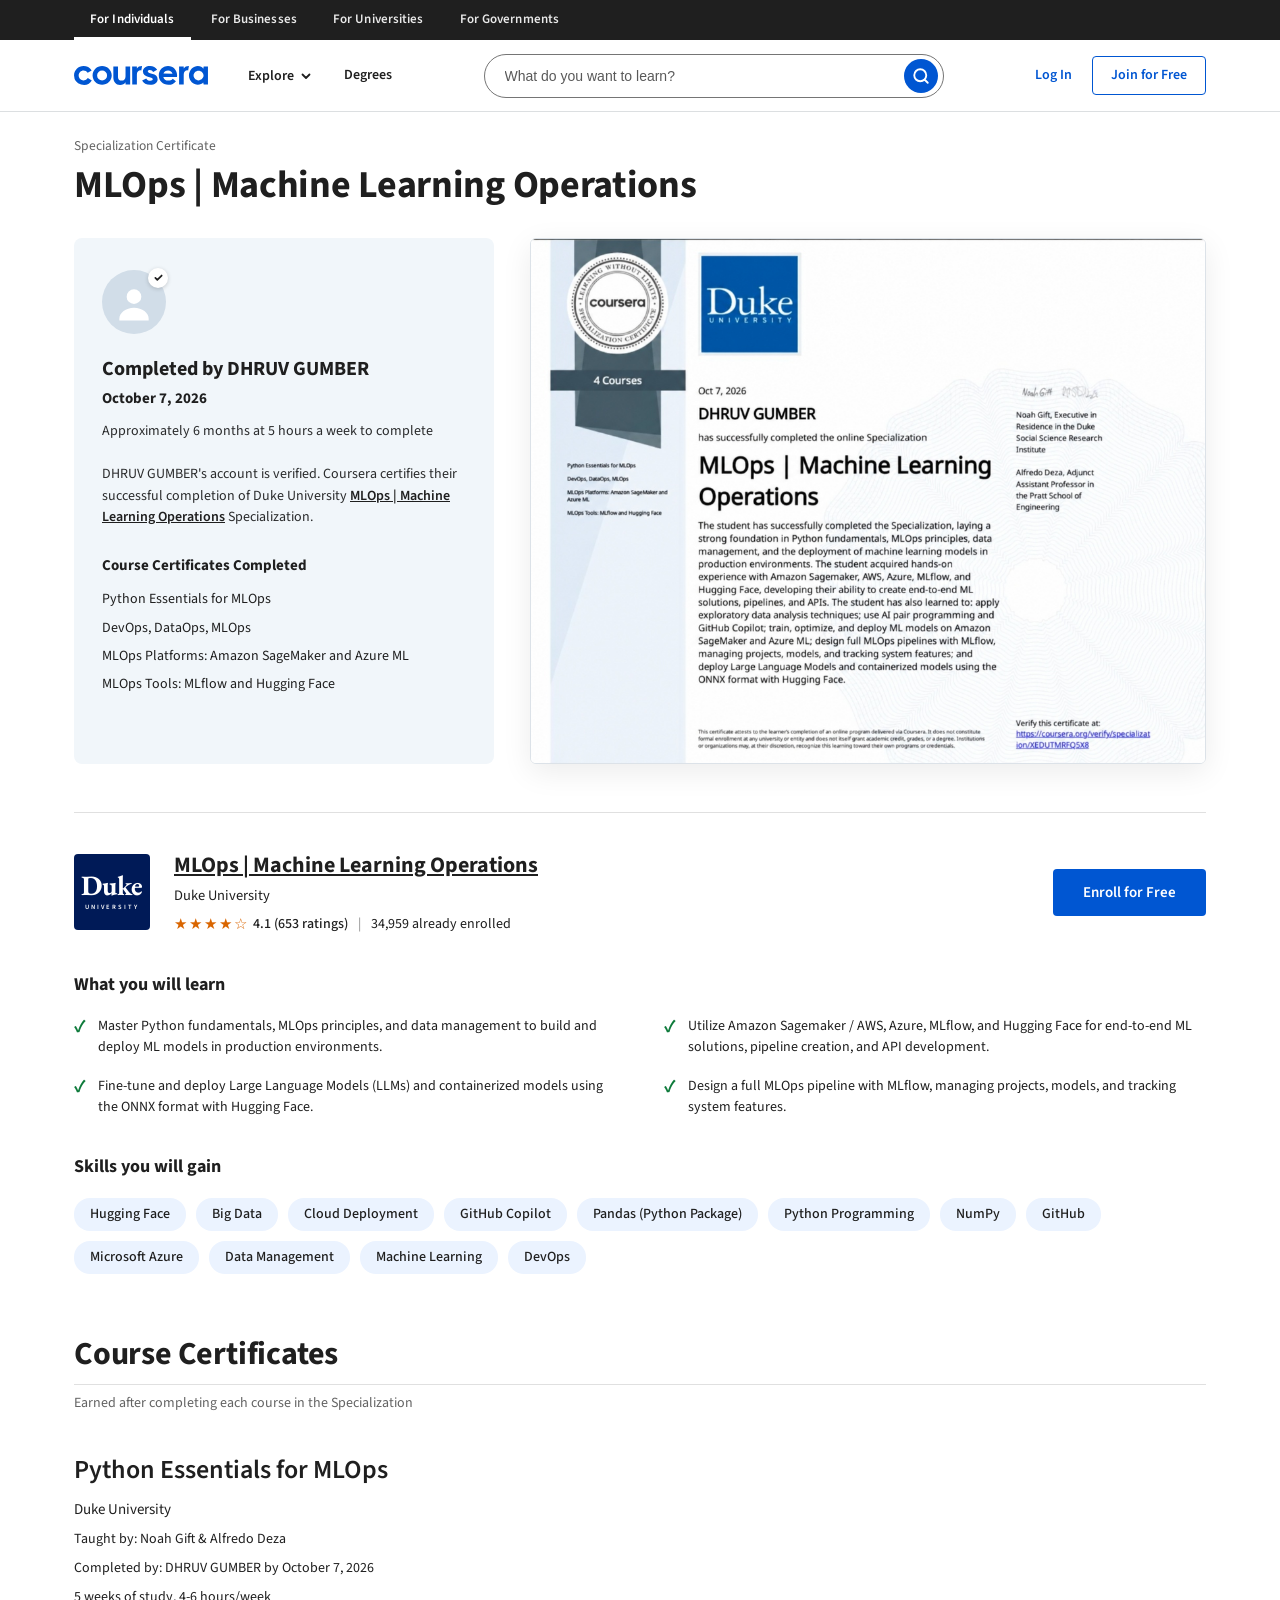
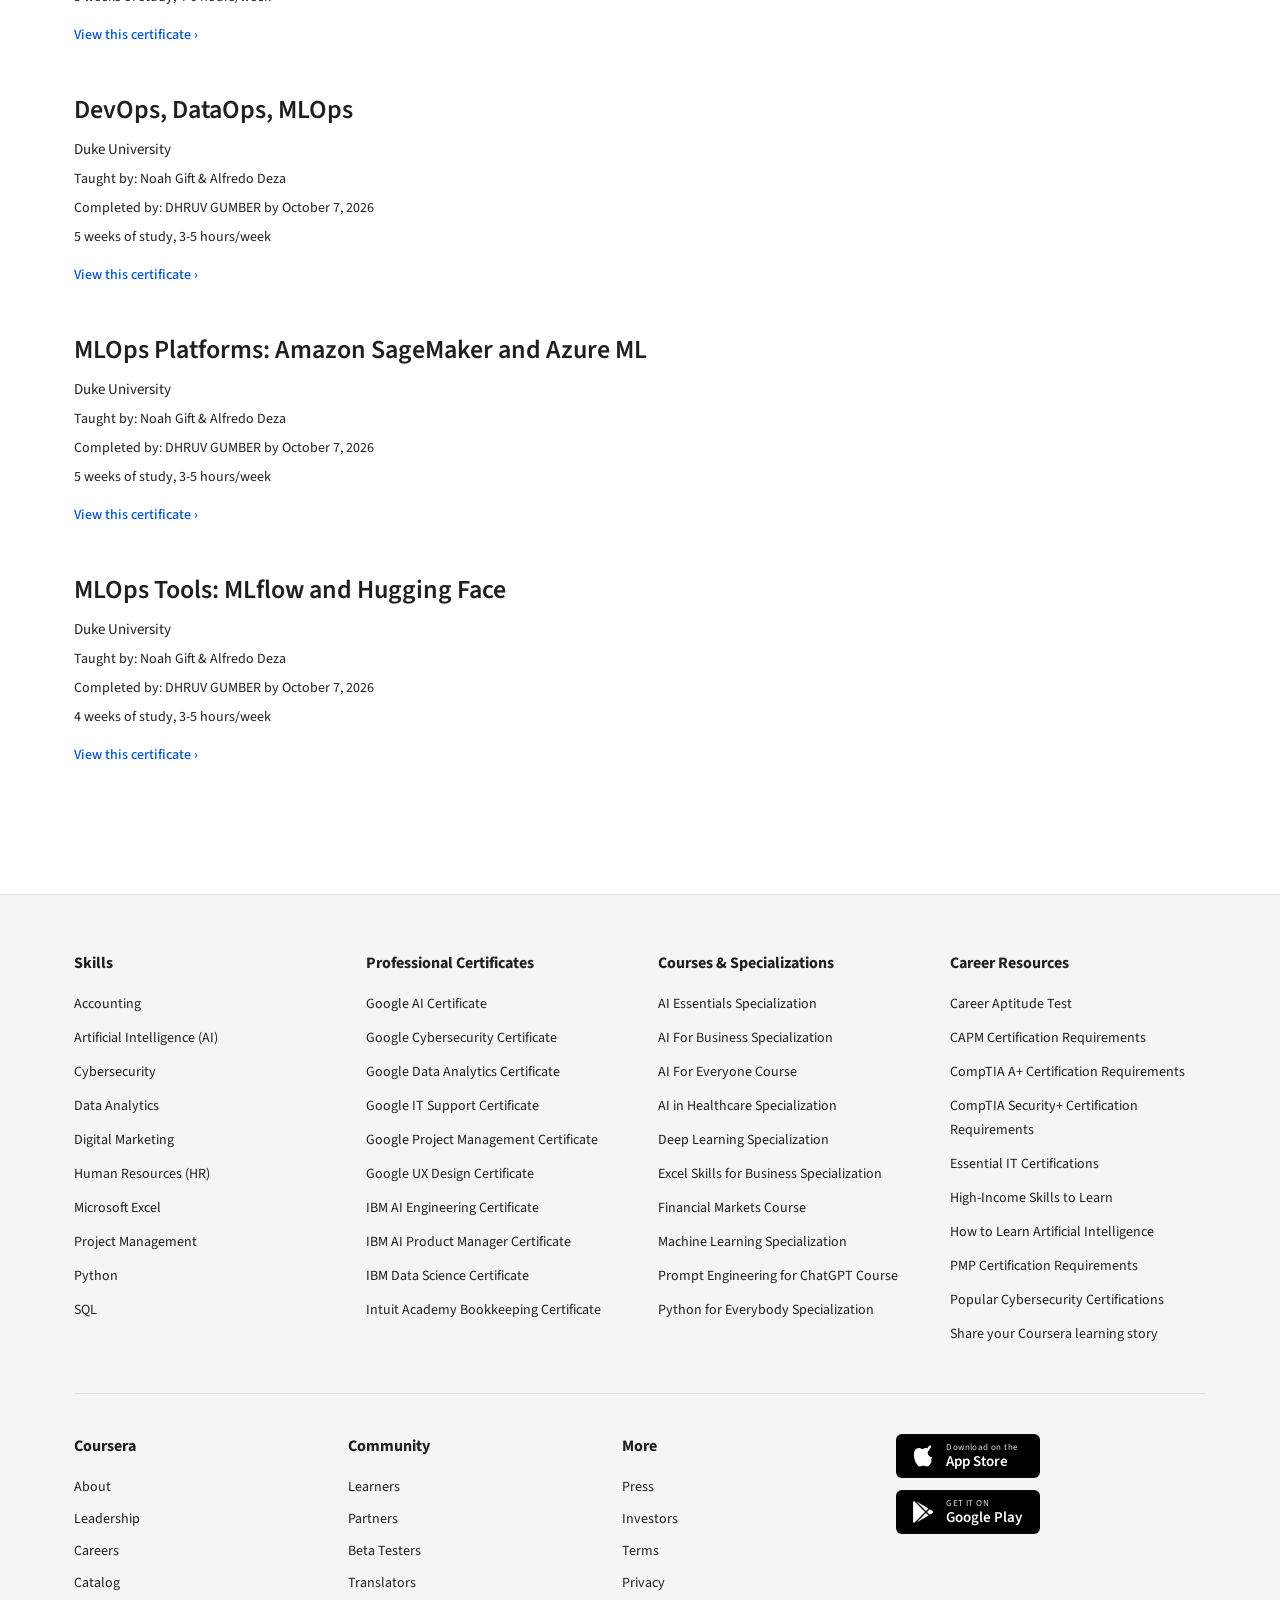
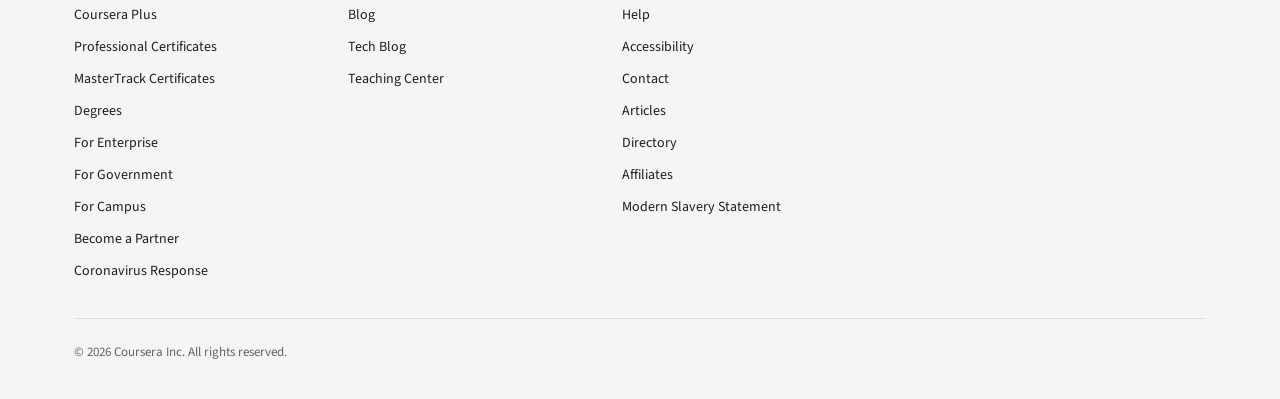
<file: index.html>
<!DOCTYPE html>
<html lang="en">

<head>
  <meta charset="UTF-8">
  <meta name="viewport" content="width=device-width, initial-scale=1.0">
  <title>DHRUV GUMBER's Coursera Certificate | MLOps | Machine Learning Operations</title>
  <meta name="description"
    content="Coursera verified certificate of completion for MLOps | Machine Learning Operations Specialization by Duke University, completed by DHRUV GUMBER.">
  <link rel="icon" type="image/svg+xml"
    href="data:image/svg+xml,%3Csvg xmlns='http://www.w3.org/2000/svg' viewBox='0 0 32 32'%3E%3Crect width='32' height='32' rx='6' fill='%230056D2'/%3E%3Cpath d='M21 16c0-3.3-2.4-5.5-5.7-5.5-3.5 0-5.8 2.5-5.8 6.5s2.3 6.5 5.8 6.5c3.3 0 5.7-2.2 5.7-5.5h-2.3c0 2.1-1.4 3.6-3.4 3.6-2.1 0-3.5-1.5-3.5-4.6s1.4-4.6 3.5-4.6c2 0 3.4 1.5 3.4 3.6z' fill='white'/%3E%3C/svg%3E">
  <link rel="preconnect" href="https://fonts.googleapis.com">
  <link rel="preconnect" href="https://fonts.gstatic.com" crossorigin>
  <link
    href="https://fonts.googleapis.com/css2?family=Caveat:wght@600&family=EB+Garamond:ital,wght@0,600;0,700;1,400&family=Source+Sans+3:ital,wght@0,300;0,400;0,500;0,600;0,700;1,400&display=swap"
    rel="stylesheet">
  <link rel="stylesheet" href="styles.css">
</head>

<body>

  <!-- Top Dark Bar -->
  <header class="top-nav-bar">
    <div class="top-nav-container">
      <nav class="audience-tabs" aria-label="Audience selector">
        <a href="https://www.coursera.org/" target="_blank" rel="noopener noreferrer" class="audience-tab active" data-tab="individuals">For Individuals</a>
        <a href="https://www.coursera.org/business" target="_blank" rel="noopener noreferrer" class="audience-tab" data-tab="businesses">For Businesses</a>
        <a href="https://www.coursera.org/campus" target="_blank" rel="noopener noreferrer" class="audience-tab" data-tab="universities">For Universities</a>
        <a href="https://www.coursera.org/government" target="_blank" rel="noopener noreferrer" class="audience-tab" data-tab="governments">For Governments</a>
      </nav>
    </div>
  </header>

  <!-- Main Navigation Bar -->
  <nav class="main-header" aria-label="Main Navigation">
    <div class="header-container">
      <div class="header-left">
        <!-- Coursera Logo -->
        <a href="https://www.coursera.org/" target="_blank" rel="noopener noreferrer" class="brand-logo" aria-label="Coursera Home">
          <svg class="coursera-logo-svg" viewBox="0 0 1155 164" fill="none" xmlns="http://www.w3.org/2000/svg"
            role="img" aria-label="Coursera">
            <path fill="#0056D2" fill-rule="nonzero"
              d="M160 82c0-45 36-81 82-81s83 36 83 81c0 44-37 80-83 80s-82-36-82-80zm125 0a43 43 0 0 0-86 0 43 43 0 0 0 86 0zm706 1c0-49 40-82 76-82 24 0 38 8 48 22l3-19h37v155h-37l-4-16c-11 12-25 19-47 19-36 0-76-31-76-79zm126 0c0-24-20-43-43-43-24 0-43 19-43 43 0 21 19 41 42 41 24 0 44-20 44-41zM946 22V4h-40v155h40V76c0-26 12-39 34-39l4 1 7-38c-21 0-36 7-45 22zm-404 0V4h-41l1 155h40V76c0-26 12-39 34-39l4 1 7-38c-21 0-36 7-45 22zM339 99V4h40v90c0 20 11 32 31 32 21 0 34-13 34-38V4h40v155h-40v-18c-10 15-25 22-47 22-36 0-58-26-58-64zm392-17c0-44 31-81 80-81 46 0 78 37 78 80l-1 13H770c4 18 20 32 43 32 14 0 29-5 38-17l28 22a80 80 0 0 1-66 31c-47 0-82-35-82-80zm118-16c-3-16-19-28-38-28s-34 11-40 27l78 1zm-262 60 36-19c6 13 18 20 35 20 15 0 21-5 21-12 0-25-85-10-85-67 0-31 28-48 62-48 26 0 49 12 61 33l-35 19c-5-11-15-17-28-17-12 0-18 5-18 12 0 24 85 9 85 67 0 30-25 48-64 48-34 0-58-11-70-36zM0 82C0 37 37 1 82 1c28 0 55 13 70 37l-34 20a43 43 0 0 0-36-19c-23 0-42 20-42 43 0 22 19 42 42 42a43 43 0 0 0 37-20l34 20A83 83 0 0 1 0 82z" />
          </svg>
        </a>

        <!-- Explore Dropdown -->
        <div class="explore-dropdown-wrapper" id="exploreDropdown">
          <button class="explore-btn" id="exploreBtn" aria-expanded="false" aria-haspopup="true" type="button">
            <span>Explore</span>
            <svg class="chevron-icon" width="12" height="12" viewBox="0 0 12 12" fill="none">
              <path d="M2.5 4.5L6 8L9.5 4.5" stroke="currentColor" stroke-width="1.8" stroke-linecap="round"
                stroke-linejoin="round" />
            </svg>
          </button>
          <div class="explore-menu" id="exploreMenu" role="menu" aria-label="Explore Coursera catalog">
            <div class="explore-menu-columns">
              <!-- Goals Column -->
              <div class="explore-col explore-col-goals">
                <div class="explore-section-title">Goals</div>
                <a href="https://www.coursera.org/courses?query=free" target="_blank" rel="noopener noreferrer" class="explore-item">
                  <span class="explore-item-text">Take a free course</span>
                  <span class="explore-item-arrow">&rsaquo;</span>
                </a>
                <a href="https://www.coursera.org/degrees" target="_blank" rel="noopener noreferrer" class="explore-item">
                  <span class="explore-item-text">Earn a Degree</span>
                  <span class="explore-item-arrow">&rsaquo;</span>
                </a>
                <a href="https://www.coursera.org/certificates/professional" target="_blank" rel="noopener noreferrer" class="explore-item">
                  <span class="explore-item-text">Earn a Certificate</span>
                  <span class="explore-item-arrow">&rsaquo;</span>
                </a>
                <a href="https://www.coursera.org/career-academy" target="_blank" rel="noopener noreferrer" class="explore-item">
                  <span class="explore-item-text">Find a Career</span>
                  <span class="explore-item-arrow">&rsaquo;</span>
                </a>
              </div>

              <!-- Subjects Column -->
              <div class="explore-col explore-col-subjects">
                <div class="explore-section-title">Subjects</div>
                <a href="https://www.coursera.org/browse/data-science" target="_blank" rel="noopener noreferrer" class="explore-item">
                  <span class="explore-item-text">Data Science</span>
                  <span class="explore-item-arrow">&rsaquo;</span>
                </a>
                <a href="https://www.coursera.org/browse/computer-science" target="_blank" rel="noopener noreferrer" class="explore-item">
                  <span class="explore-item-text">Computer Science</span>
                  <span class="explore-item-arrow">&rsaquo;</span>
                </a>
                <a href="https://www.coursera.org/browse/data-science/machine-learning" target="_blank" rel="noopener noreferrer" class="explore-item">
                  <span class="explore-item-text">Artificial Intelligence & ML</span>
                  <span class="explore-item-arrow">&rsaquo;</span>
                </a>
                <a href="https://www.coursera.org/browse/information-technology" target="_blank" rel="noopener noreferrer" class="explore-item">
                  <span class="explore-item-text">Information Technology</span>
                  <span class="explore-item-arrow">&rsaquo;</span>
                </a>
                <a href="https://www.coursera.org/browse/business" target="_blank" rel="noopener noreferrer" class="explore-item">
                  <span class="explore-item-text">Business & Management</span>
                  <span class="explore-item-arrow">&rsaquo;</span>
                </a>
                <a href="https://www.coursera.org/browse/health" target="_blank" rel="noopener noreferrer" class="explore-item">
                  <span class="explore-item-text">Health & Life Sciences</span>
                  <span class="explore-item-arrow">&rsaquo;</span>
                </a>
                <a href="https://www.coursera.org/browse/personal-development" target="_blank" rel="noopener noreferrer" class="explore-item">
                  <span class="explore-item-text">Personal Development</span>
                  <span class="explore-item-arrow">&rsaquo;</span>
                </a>
              </div>
            </div>
          </div>
        </div>

        <a href="https://www.coursera.org/degrees" target="_blank" rel="noopener noreferrer" class="nav-link degrees-link">Degrees</a>
      </div>

      <!-- Search Bar -->
      <div class="header-search">
        <form class="search-form" action="https://www.coursera.org/search" method="get" target="_blank" rel="noopener noreferrer" role="search">
          <input type="text" name="query" class="search-input" placeholder="What do you want to learn?"
            aria-label="What do you want to learn?">
          <button type="submit" class="search-submit-btn" aria-label="Search">
            <svg width="18" height="18" viewBox="0 0 24 24" fill="none">
              <path
                d="M21 21L16.65 16.65M19 11C19 15.4183 15.4183 19 11 19C6.58172 19 3 15.4183 3 11C3 6.58172 6.58172 3 11 3C15.4183 3 19 6.58172 19 11Z"
                stroke="white" stroke-width="2.5" stroke-linecap="round" stroke-linejoin="round" />
            </svg>
          </button>
        </form>
      </div>

      <!-- Header Right Auth -->
      <div class="header-right">
        <a href="https://www.coursera.org/?authMode=login" target="_blank" rel="noopener noreferrer" class="nav-link login-link">Log In</a>
        <a href="https://www.coursera.org/?authMode=signup" target="_blank" rel="noopener noreferrer" class="btn-join-free">Join for Free</a>
      </div>
    </div>
  </nav>

  <!-- Main Content Layout -->
  <main class="page-container">

    <!-- Hero / Verification Section -->
    <section class="certificate-hero-section">
      <div class="breadcrumb-tag">Specialization Certificate</div>
      <h1 class="hero-title">MLOps | Machine Learning Operations</h1>

      <div class="hero-content-grid">

        <!-- Left Verification Info Card -->
        <div class="verification-card">
          <div class="avatar-wrapper">
            <div class="avatar-circle">
              <!-- Silhouette person icon -->
              <svg class="person-icon" viewBox="0 0 48 48" fill="#ffffff">
                <circle cx="24" cy="16" r="8" fill="#ffffff" />
                <path d="M24 28c-9 0-16 5.5-16 12v2h32v-2c0-6.5-7-12-16-12z" fill="#ffffff" />
              </svg>
              <!-- Verified check badge -->
              <div class="verified-check-badge">
                <svg width="11" height="11" viewBox="0 0 14 14" fill="none">
                  <path d="M3 7.5L5.5 10L11 4.5" stroke="#1f1f1f" stroke-width="2.2" stroke-linecap="round"
                    stroke-linejoin="round" />
                </svg>
              </div>
            </div>
          </div>

          <div class="verification-details">
            <h2 class="recipient-heading">Completed by DHRUV GUMBER</h2>
            <div class="completion-date">October 7, 2026</div>
            <div class="study-duration">Approximately 6 months at 5 hours a week to complete</div>

            <p class="verification-statement">
              DHRUV GUMBER's account is verified. Coursera certifies their successful completion of Duke University <a
                href="https://www.coursera.org/specializations/mlops-machine-learning-operations-duke" target="_blank" rel="noopener noreferrer"
                class="course-inline-link">MLOps | Machine Learning Operations</a> Specialization.
            </p>

            <h3 class="completed-courses-title">Course Certificates Completed</h3>
            <ul class="completed-courses-list">
              <li><a href="https://www.coursera.org/learn/python-mlops-duke" target="_blank" rel="noopener noreferrer" class="course-list-link">Python Essentials for MLOps</a></li>
              <li><a href="https://www.coursera.org/learn/devops-dataops-mlops-duke" target="_blank" rel="noopener noreferrer" class="course-list-link">DevOps, DataOps, MLOps</a></li>
              <li><a href="https://www.coursera.org/learn/mlops-platforms-amazon-sagemaker-and-azure-ml" target="_blank" rel="noopener noreferrer" class="course-list-link">MLOps Platforms: Amazon SageMaker and Azure ML</a></li>
              <li><a href="https://www.coursera.org/learn/mlops-tools-mlflow-and-hugging-face" target="_blank" rel="noopener noreferrer" class="course-list-link">MLOps Tools: MLflow and Hugging Face</a></li>
            </ul>
          </div>
        </div>

        <!-- Right Certificate Mockup Sheet -->
        <div class="certificate-preview-wrapper" id="certPreview">
          <div class="certificate-document-card">
            <div class="certificate-image-wrap">
              <img src="assets/dhruv-gumber-certificate.jpg"
                alt="Duke University Specialization Certificate for DHRUV GUMBER - MLOps | Machine Learning Operations"
                class="certificate-image-render" id="certImage">
            </div>
          </div>
        </div>

      </div>
    </section>

    <!-- Specialization Overview & Enroll Row -->
    <section class="specialization-overview-section" id="specialization-details">
      <div class="course-header-row">

        <a href="https://www.coursera.org/duke" target="_blank" rel="noopener noreferrer" class="duke-square-badge" aria-label="Duke University on Coursera">
          <span class="duke-badge-title">Duke</span>
          <span class="duke-badge-sub">UNIVERSITY</span>
        </a>

        <div class="course-header-info">
          <h2 class="course-main-title">
            <a href="https://www.coursera.org/specializations/mlops-machine-learning-operations-duke" target="_blank" rel="noopener noreferrer">MLOps | Machine Learning Operations</a>
          </h2>
          <div class="offered-by-text">
            <a href="https://www.coursera.org/duke" target="_blank" rel="noopener noreferrer" class="offered-by-link">Duke University</a>
          </div>

          <div class="rating-and-enrollment">
            <div class="star-rating" aria-label="4.1 out of 5 stars">
              <span class="star-icon filled">★</span>
              <span class="star-icon filled">★</span>
              <span class="star-icon filled">★</span>
              <span class="star-icon filled">★</span>
              <span class="star-icon empty">☆</span>
            </div>
            <span class="rating-score">4.1 (653 ratings)</span>
            <span class="pipe-divider">|</span>
            <span class="enrollment-count">34,959 already enrolled</span>
          </div>
        </div>

        <div class="enroll-action-col">
          <a href="https://www.coursera.org/specializations/mlops-machine-learning-operations-duke" target="_blank" rel="noopener noreferrer" class="btn-enroll-primary">Enroll for Free</a>
        </div>

      </div>

      <!-- What you will learn -->
      <div class="learning-outcomes-section">
        <h3 class="section-subheading">What you will learn</h3>
        <div class="outcomes-grid">
          <div class="outcome-item">
            <span class="check-icon">✓</span>
            <p>Master Python fundamentals, MLOps principles, and data management to build and deploy ML models in
              production environments.</p>
          </div>
          <div class="outcome-item">
            <span class="check-icon">✓</span>
            <p>Utilize Amazon Sagemaker / AWS, Azure, MLflow, and Hugging Face for end-to-end ML solutions, pipeline
              creation, and API development.</p>
          </div>
          <div class="outcome-item">
            <span class="check-icon">✓</span>
            <p>Fine-tune and deploy Large Language Models (LLMs) and containerized models using the ONNX format with
              Hugging Face.</p>
          </div>
          <div class="outcome-item">
            <span class="check-icon">✓</span>
            <p>Design a full MLOps pipeline with MLflow, managing projects, models, and tracking system features.</p>
          </div>
        </div>
      </div>

      <!-- Skills you will gain -->
      <div class="skills-section">
        <h3 class="section-subheading">Skills you will gain</h3>
        <div class="skills-pill-container">
          <a href="https://www.coursera.org/search?query=Hugging%20Face" target="_blank" rel="noopener noreferrer" class="skill-pill">Hugging Face</a>
          <a href="https://www.coursera.org/search?query=Big%20Data" target="_blank" rel="noopener noreferrer" class="skill-pill">Big Data</a>
          <a href="https://www.coursera.org/search?query=Cloud%20Deployment" target="_blank" rel="noopener noreferrer" class="skill-pill">Cloud Deployment</a>
          <a href="https://www.coursera.org/search?query=GitHub%20Copilot" target="_blank" rel="noopener noreferrer" class="skill-pill">GitHub Copilot</a>
          <a href="https://www.coursera.org/search?query=Pandas" target="_blank" rel="noopener noreferrer" class="skill-pill">Pandas (Python Package)</a>
          <a href="https://www.coursera.org/search?query=Python" target="_blank" rel="noopener noreferrer" class="skill-pill">Python Programming</a>
          <a href="https://www.coursera.org/search?query=NumPy" target="_blank" rel="noopener noreferrer" class="skill-pill">NumPy</a>
          <a href="https://www.coursera.org/search?query=GitHub" target="_blank" rel="noopener noreferrer" class="skill-pill">GitHub</a>
          <a href="https://www.coursera.org/search?query=Microsoft%20Azure" target="_blank" rel="noopener noreferrer" class="skill-pill">Microsoft Azure</a>
          <a href="https://www.coursera.org/search?query=Data%20Management" target="_blank" rel="noopener noreferrer" class="skill-pill">Data Management</a>
          <a href="https://www.coursera.org/search?query=Machine%20Learning" target="_blank" rel="noopener noreferrer" class="skill-pill">Machine Learning</a>
          <a href="https://www.coursera.org/search?query=DevOps" target="_blank" rel="noopener noreferrer" class="skill-pill">DevOps</a>
        </div>
      </div>
    </section>

    <!-- Course Certificates List Section -->
    <section class="course-certificates-section" id="course-certificates">
      <h2 class="certificates-list-title">Course Certificates</h2>
      <div class="certificates-list-subtitle">Earned after completing each course in the Specialization</div>

      <div class="courses-timeline">

        <!-- Course 1 -->
        <article class="course-cert-card">
          <h3 class="course-cert-title">
            <a href="https://www.coursera.org/learn/python-mlops-duke" target="_blank" rel="noopener noreferrer" class="course-cert-title-link">Python Essentials for MLOps</a>
          </h3>
          <div class="course-institution">
            <a href="https://www.coursera.org/duke" target="_blank" rel="noopener noreferrer" class="institution-link">Duke University</a>
          </div>
          <div class="course-instructors">Taught by: Noah Gift & Alfredo Deza</div>
          <div class="course-completion-meta">Completed by: DHRUV GUMBER by October 7, 2026</div>
          <div class="course-effort">5 weeks of study, 4-6 hours/week</div>
          <a href="https://www.coursera.org/learn/python-mlops-duke" target="_blank" rel="noopener noreferrer" class="view-cert-link">View this certificate &rsaquo;</a>
        </article>

        <!-- Course 2 -->
        <article class="course-cert-card">
          <h3 class="course-cert-title">
            <a href="https://www.coursera.org/learn/devops-dataops-mlops-duke" target="_blank" rel="noopener noreferrer" class="course-cert-title-link">DevOps, DataOps, MLOps</a>
          </h3>
          <div class="course-institution">
            <a href="https://www.coursera.org/duke" target="_blank" rel="noopener noreferrer" class="institution-link">Duke University</a>
          </div>
          <div class="course-instructors">Taught by: Noah Gift & Alfredo Deza</div>
          <div class="course-completion-meta">Completed by: DHRUV GUMBER by October 7, 2026</div>
          <div class="course-effort">5 weeks of study, 3-5 hours/week</div>
          <a href="https://www.coursera.org/learn/devops-dataops-mlops-duke" target="_blank" rel="noopener noreferrer" class="view-cert-link">View this certificate &rsaquo;</a>
        </article>

        <!-- Course 3 -->
        <article class="course-cert-card">
          <h3 class="course-cert-title">
            <a href="https://www.coursera.org/learn/mlops-platforms-amazon-sagemaker-and-azure-ml" target="_blank" rel="noopener noreferrer" class="course-cert-title-link">MLOps Platforms: Amazon SageMaker and Azure ML</a>
          </h3>
          <div class="course-institution">
            <a href="https://www.coursera.org/duke" target="_blank" rel="noopener noreferrer" class="institution-link">Duke University</a>
          </div>
          <div class="course-instructors">Taught by: Noah Gift & Alfredo Deza</div>
          <div class="course-completion-meta">Completed by: DHRUV GUMBER by October 7, 2026</div>
          <div class="course-effort">5 weeks of study, 3-5 hours/week</div>
          <a href="https://www.coursera.org/learn/mlops-platforms-amazon-sagemaker-and-azure-ml" target="_blank" rel="noopener noreferrer" class="view-cert-link">View this certificate &rsaquo;</a>
        </article>

        <!-- Course 4 -->
        <article class="course-cert-card">
          <h3 class="course-cert-title">
            <a href="https://www.coursera.org/learn/mlops-tools-mlflow-and-hugging-face" target="_blank" rel="noopener noreferrer" class="course-cert-title-link">MLOps Tools: MLflow and Hugging Face</a>
          </h3>
          <div class="course-institution">
            <a href="https://www.coursera.org/duke" target="_blank" rel="noopener noreferrer" class="institution-link">Duke University</a>
          </div>
          <div class="course-instructors">Taught by: Noah Gift & Alfredo Deza</div>
          <div class="course-completion-meta">Completed by: DHRUV GUMBER by October 7, 2026</div>
          <div class="course-effort">4 weeks of study, 3-5 hours/week</div>
          <a href="https://www.coursera.org/learn/mlops-tools-mlflow-and-hugging-face" target="_blank" rel="noopener noreferrer" class="view-cert-link">View this certificate &rsaquo;</a>
        </article>

      </div>
    </section>

  </main>

  <!-- Global Footer -->
  <footer class="coursera-footer">
    <div class="footer-container">

      <!-- Top 4 Columns Directory -->
      <div class="footer-directory-grid">

        <div class="footer-dir-col">
          <h4 class="footer-col-title">Skills</h4>
          <ul class="footer-links-list">
            <li><a href="https://www.coursera.org/courses?query=accounting" target="_blank" rel="noopener noreferrer">Accounting</a></li>
            <li><a href="https://www.coursera.org/courses?query=artificial%20intelligence" target="_blank" rel="noopener noreferrer">Artificial Intelligence (AI)</a></li>
            <li><a href="https://www.coursera.org/courses?query=cybersecurity" target="_blank" rel="noopener noreferrer">Cybersecurity</a></li>
            <li><a href="https://www.coursera.org/courses?query=data%20analytics" target="_blank" rel="noopener noreferrer">Data Analytics</a></li>
            <li><a href="https://www.coursera.org/courses?query=digital%20marketing" target="_blank" rel="noopener noreferrer">Digital Marketing</a></li>
            <li><a href="https://www.coursera.org/courses?query=human%20resources" target="_blank" rel="noopener noreferrer">Human Resources (HR)</a></li>
            <li><a href="https://www.coursera.org/courses?query=microsoft%20excel" target="_blank" rel="noopener noreferrer">Microsoft Excel</a></li>
            <li><a href="https://www.coursera.org/courses?query=project%20management" target="_blank" rel="noopener noreferrer">Project Management</a></li>
            <li><a href="https://www.coursera.org/courses?query=python" target="_blank" rel="noopener noreferrer">Python</a></li>
            <li><a href="https://www.coursera.org/courses?query=sql" target="_blank" rel="noopener noreferrer">SQL</a></li>
          </ul>
        </div>

        <div class="footer-dir-col">
          <h4 class="footer-col-title">Professional Certificates</h4>
          <ul class="footer-links-list">
            <li><a href="https://www.coursera.org/professional-certificates/google-ai-essentials" target="_blank" rel="noopener noreferrer">Google AI Certificate</a></li>
            <li><a href="https://www.coursera.org/professional-certificates/google-cybersecurity" target="_blank" rel="noopener noreferrer">Google Cybersecurity Certificate</a></li>
            <li><a href="https://www.coursera.org/professional-certificates/google-data-analytics" target="_blank" rel="noopener noreferrer">Google Data Analytics Certificate</a></li>
            <li><a href="https://www.coursera.org/professional-certificates/google-it-support" target="_blank" rel="noopener noreferrer">Google IT Support Certificate</a></li>
            <li><a href="https://www.coursera.org/professional-certificates/google-project-management" target="_blank" rel="noopener noreferrer">Google Project Management Certificate</a></li>
            <li><a href="https://www.coursera.org/professional-certificates/google-ux-design" target="_blank" rel="noopener noreferrer">Google UX Design Certificate</a></li>
            <li><a href="https://www.coursera.org/professional-certificates/ibm-ai-engineering" target="_blank" rel="noopener noreferrer">IBM AI Engineering Certificate</a></li>
            <li><a href="https://www.coursera.org/professional-certificates/ibm-ai-product-manager" target="_blank" rel="noopener noreferrer">IBM AI Product Manager Certificate</a></li>
            <li><a href="https://www.coursera.org/professional-certificates/ibm-data-science" target="_blank" rel="noopener noreferrer">IBM Data Science Certificate</a></li>
            <li><a href="https://www.coursera.org/professional-certificates/intuit-academy-bookkeeping" target="_blank" rel="noopener noreferrer">Intuit Academy Bookkeeping Certificate</a></li>
          </ul>
        </div>

        <div class="footer-dir-col">
          <h4 class="footer-col-title">Courses & Specializations</h4>
          <ul class="footer-links-list">
            <li><a href="https://www.coursera.org/specializations/google-ai-essentials" target="_blank" rel="noopener noreferrer">AI Essentials Specialization</a></li>
            <li><a href="https://www.coursera.org/specializations/ai-for-business-wharton" target="_blank" rel="noopener noreferrer">AI For Business Specialization</a></li>
            <li><a href="https://www.coursera.org/learn/ai-for-everyone" target="_blank" rel="noopener noreferrer">AI For Everyone Course</a></li>
            <li><a href="https://www.coursera.org/specializations/ai-healthcare" target="_blank" rel="noopener noreferrer">AI in Healthcare Specialization</a></li>
            <li><a href="https://www.coursera.org/specializations/deep-learning" target="_blank" rel="noopener noreferrer">Deep Learning Specialization</a></li>
            <li><a href="https://www.coursera.org/specializations/excel" target="_blank" rel="noopener noreferrer">Excel Skills for Business Specialization</a></li>
            <li><a href="https://www.coursera.org/learn/financial-markets-global" target="_blank" rel="noopener noreferrer">Financial Markets Course</a></li>
            <li><a href="https://www.coursera.org/specializations/machine-learning-introduction" target="_blank" rel="noopener noreferrer">Machine Learning Specialization</a></li>
            <li><a href="https://www.coursera.org/learn/prompt-engineering" target="_blank" rel="noopener noreferrer">Prompt Engineering for ChatGPT Course</a></li>
            <li><a href="https://www.coursera.org/specializations/python" target="_blank" rel="noopener noreferrer">Python for Everybody Specialization</a></li>
          </ul>
        </div>

        <div class="footer-dir-col">
          <h4 class="footer-col-title">Career Resources</h4>
          <ul class="footer-links-list">
            <li><a href="https://www.coursera.org/articles/career-aptitude-test" target="_blank" rel="noopener noreferrer">Career Aptitude Test</a></li>
            <li><a href="https://www.coursera.org/articles/capm-certification-requirements" target="_blank" rel="noopener noreferrer">CAPM Certification Requirements</a></li>
            <li><a href="https://www.coursera.org/articles/comptia-a-certification" target="_blank" rel="noopener noreferrer">CompTIA A+ Certification Requirements</a></li>
            <li><a href="https://www.coursera.org/articles/comptia-security-plus" target="_blank" rel="noopener noreferrer">CompTIA Security+ Certification Requirements</a></li>
            <li><a href="https://www.coursera.org/articles/essential-it-certifications" target="_blank" rel="noopener noreferrer">Essential IT Certifications</a></li>
            <li><a href="https://www.coursera.org/articles/high-income-skills" target="_blank" rel="noopener noreferrer">High-Income Skills to Learn</a></li>
            <li><a href="https://www.coursera.org/articles/how-to-learn-artificial-intelligence" target="_blank" rel="noopener noreferrer">How to Learn Artificial Intelligence</a></li>
            <li><a href="https://www.coursera.org/articles/pmp-certification-requirements" target="_blank" rel="noopener noreferrer">PMP Certification Requirements</a></li>
            <li><a href="https://www.coursera.org/articles/cybersecurity-certifications" target="_blank" rel="noopener noreferrer">Popular Cybersecurity Certifications</a></li>
            <li><a href="https://www.coursera.org/stories" target="_blank" rel="noopener noreferrer">Share your Coursera learning story</a></li>
          </ul>
        </div>

      </div>

      <div class="footer-separator-line"></div>

      <!-- Bottom Columns & App Badges -->
      <div class="footer-sub-grid">

        <div class="footer-sub-col">
          <h5 class="footer-sub-title">Coursera</h5>
          <ul class="footer-sub-links">
            <li><a href="https://about.coursera.org/" target="_blank" rel="noopener noreferrer">About</a></li>
            <li><a href="https://about.coursera.org/leadership/" target="_blank" rel="noopener noreferrer">Leadership</a></li>
            <li><a href="https://about.coursera.org/careers/" target="_blank" rel="noopener noreferrer">Careers</a></li>
            <li><a href="https://www.coursera.org/browse" target="_blank" rel="noopener noreferrer">Catalog</a></li>
            <li><a href="https://www.coursera.org/courseraplus" target="_blank" rel="noopener noreferrer">Coursera Plus</a></li>
            <li><a href="https://www.coursera.org/certificates/professional" target="_blank" rel="noopener noreferrer">Professional Certificates</a></li>
            <li><a href="https://www.coursera.org/mastertrack" target="_blank" rel="noopener noreferrer">MasterTrack Certificates</a></li>
            <li><a href="https://www.coursera.org/degrees" target="_blank" rel="noopener noreferrer">Degrees</a></li>
            <li><a href="https://www.coursera.org/business" target="_blank" rel="noopener noreferrer">For Enterprise</a></li>
            <li><a href="https://www.coursera.org/government" target="_blank" rel="noopener noreferrer">For Government</a></li>
            <li><a href="https://www.coursera.org/campus" target="_blank" rel="noopener noreferrer">For Campus</a></li>
            <li><a href="https://www.coursera.org/partners" target="_blank" rel="noopener noreferrer">Become a Partner</a></li>
            <li><a href="https://blog.coursera.org/coronavirus-response-resources/" target="_blank" rel="noopener noreferrer">Coronavirus Response</a></li>
          </ul>
        </div>

        <div class="footer-sub-col">
          <h5 class="footer-sub-title">Community</h5>
          <ul class="footer-sub-links">
            <li><a href="https://www.coursera.community/" target="_blank" rel="noopener noreferrer">Learners</a></li>
            <li><a href="https://www.coursera.org/partners" target="_blank" rel="noopener noreferrer">Partners</a></li>
            <li><a href="https://www.coursera.community/" target="_blank" rel="noopener noreferrer">Beta Testers</a></li>
            <li><a href="https://www.coursera.community/" target="_blank" rel="noopener noreferrer">Translators</a></li>
            <li><a href="https://blog.coursera.org/" target="_blank" rel="noopener noreferrer">Blog</a></li>
            <li><a href="https://building.coursera.org/" target="_blank" rel="noopener noreferrer">Tech Blog</a></li>
            <li><a href="https://teachingcenter.coursera.org/" target="_blank" rel="noopener noreferrer">Teaching Center</a></li>
          </ul>
        </div>

        <div class="footer-sub-col">
          <h5 class="footer-sub-title">More</h5>
          <ul class="footer-sub-links">
            <li><a href="https://about.coursera.org/press" target="_blank" rel="noopener noreferrer">Press</a></li>
            <li><a href="https://investor.coursera.com/" target="_blank" rel="noopener noreferrer">Investors</a></li>
            <li><a href="https://www.coursera.org/about/terms" target="_blank" rel="noopener noreferrer">Terms</a></li>
            <li><a href="https://www.coursera.org/about/privacy" target="_blank" rel="noopener noreferrer">Privacy</a></li>
            <li><a href="https://www.coursera.support/" target="_blank" rel="noopener noreferrer">Help</a></li>
            <li><a href="https://www.coursera.org/about/accessibility" target="_blank" rel="noopener noreferrer">Accessibility</a></li>
            <li><a href="https://www.coursera.support/" target="_blank" rel="noopener noreferrer">Contact</a></li>
            <li><a href="https://www.coursera.org/articles" target="_blank" rel="noopener noreferrer">Articles</a></li>
            <li><a href="https://www.coursera.org/directory" target="_blank" rel="noopener noreferrer">Directory</a></li>
            <li><a href="https://about.coursera.org/affiliates" target="_blank" rel="noopener noreferrer">Affiliates</a></li>
            <li><a href="https://about.coursera.org/modern-slavery-statement" target="_blank" rel="noopener noreferrer">Modern Slavery Statement</a></li>
          </ul>
        </div>

        <!-- App Store Badges -->
        <div class="footer-badges-col">
          <a href="https://apps.apple.com/us/app/coursera-learn-career-skills/id736535961" target="_blank" rel="noopener noreferrer" class="store-badge apple-badge" aria-label="Download on the App Store">
            <svg class="badge-icon apple-icon" viewBox="0 0 170 170" fill="white">
              <path
                d="M150.37 130.25c-2.45 5.66-5.35 10.87-8.71 15.66-4.58 6.53-8.33 11.05-11.22 13.56-4.48 4.12-9.28 6.23-14.42 6.35-3.69 0-8.14-1.05-13.32-3.18-5.19-2.12-9.97-3.17-14.34-3.17-4.58 0-9.49 1.05-14.75 3.17-5.26 2.13-9.5 3.24-12.74 3.35-4.35.13-9.16-1.9-14.42-6.08-3.69-3.04-7.6-7.85-11.75-14.44-6.41-10.22-11.37-21.84-14.88-34.86-3.51-13.02-5.27-25.2-5.27-36.54 0-14.78 3.59-26.96 10.77-36.54 7.18-9.57 16.32-14.49 27.42-14.75 4.9 0 10.29 1.25 16.18 3.75 5.89 2.5 9.77 3.86 11.64 4.09 2.72-.45 6.81-1.87 12.28-4.26 5.47-2.39 10.42-3.52 14.85-3.39 12.06.66 21.81 4.92 29.25 12.79-10.55 6.4-15.69 15.24-15.42 26.52.27 8.91 3.78 16.29 10.53 22.14 6.75 5.85 14.76 9.17 24.03 9.96-2.07 6.4-4.58 12.91-7.53 19.53zM119.22 32.89c0-7.39 2.65-14.18 7.95-20.37 5.3-6.19 11.89-9.84 19.77-10.96.44 1.74.66 3.48.66 5.22 0 7.28-2.73 14.28-8.19 21-5.46 6.72-12.18 10.43-20.19 11.13-.11-1.96-.17-3.97-.17-6.02z" />
            </svg>
            <div class="badge-text">
              <span class="badge-sub">Download on the</span>
              <span class="badge-main">App Store</span>
            </div>
          </a>

          <a href="https://play.google.com/store/apps/details?id=org.coursera.android" target="_blank" rel="noopener noreferrer" class="store-badge google-badge" aria-label="Get it on Google Play">
            <svg class="badge-icon google-icon" viewBox="0 0 512 512">
              <path
                d="M325.3 234.3L104.6 13l280.8 161.2-60.1 60.1zM47 0C34 6.8 25.3 19.2 25.3 35.3v441.3c0 16.1 8.7 28.5 21.7 35.3l256.6-256L47 0zm425.2 225.6l-58.9-34.1-65.7 64.5 65.7 64.5 60.1-34.1c18-14.3 18-46.5-1.2-60.8zM104.6 499l280.8-161.2-60.1-60.1L104.6 499z"
                fill="#ffffff" />
            </svg>
            <div class="badge-text">
              <span class="badge-sub">GET IT ON</span>
              <span class="badge-main">Google Play</span>
            </div>
          </a>
        </div>

      </div>

      <!-- Copyright & Bottom Disclaimers -->
      <div class="footer-bottom-bar">
        <div class="copyright-text">&copy; 2026 Coursera Inc. All rights reserved.</div>
      </div>

    </div>
  </footer>

  <!-- Certificate Lightbox Modal -->
  <div class="cert-modal-overlay" id="certModal" aria-hidden="true" role="dialog" aria-label="Certificate Full View">
    <div class="cert-modal-dialog">
      <button class="cert-modal-close" id="certModalClose" aria-label="Close certificate modal">&times;</button>
      <img src="assets/dhruv-gumber-certificate.jpg" alt="Duke University Specialization Certificate for DHRUV GUMBER" class="cert-modal-image">
    </div>
  </div>

  <script src="script.js"></script>
</body>

</html>
</file>
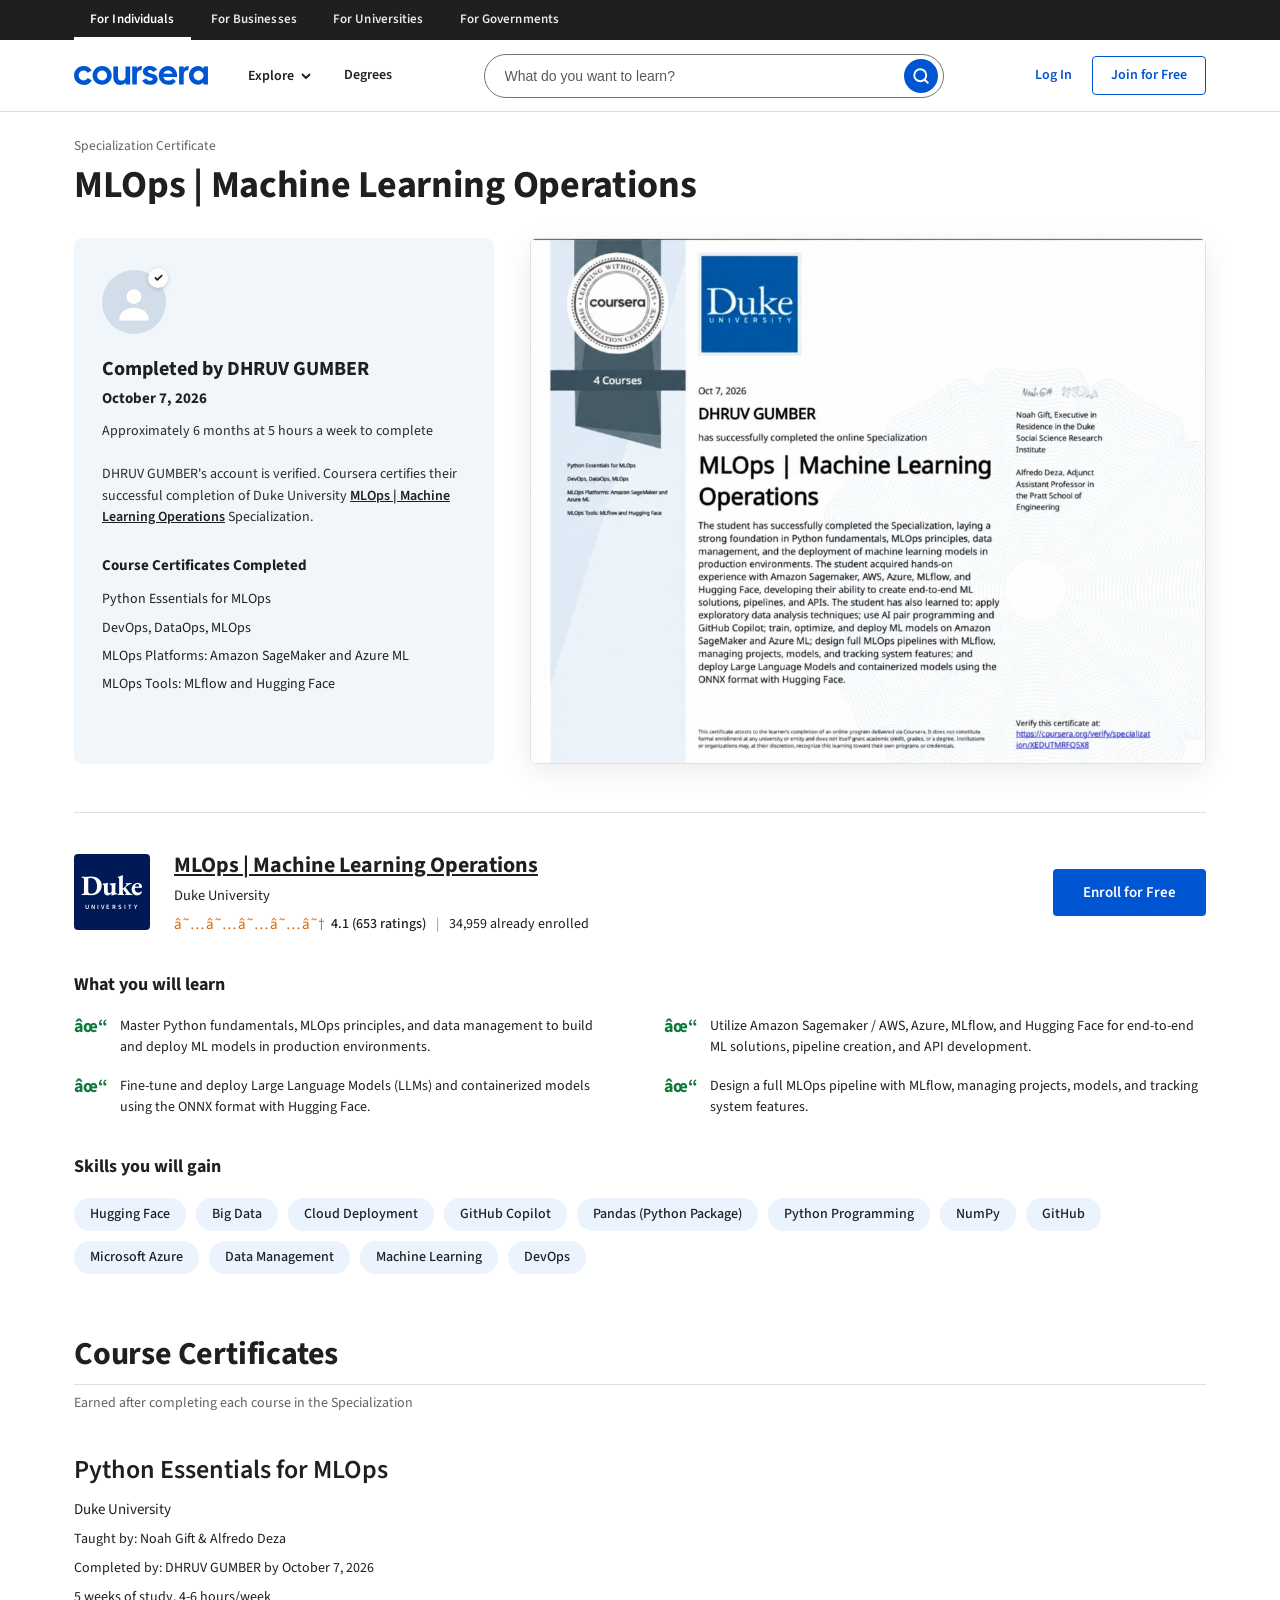
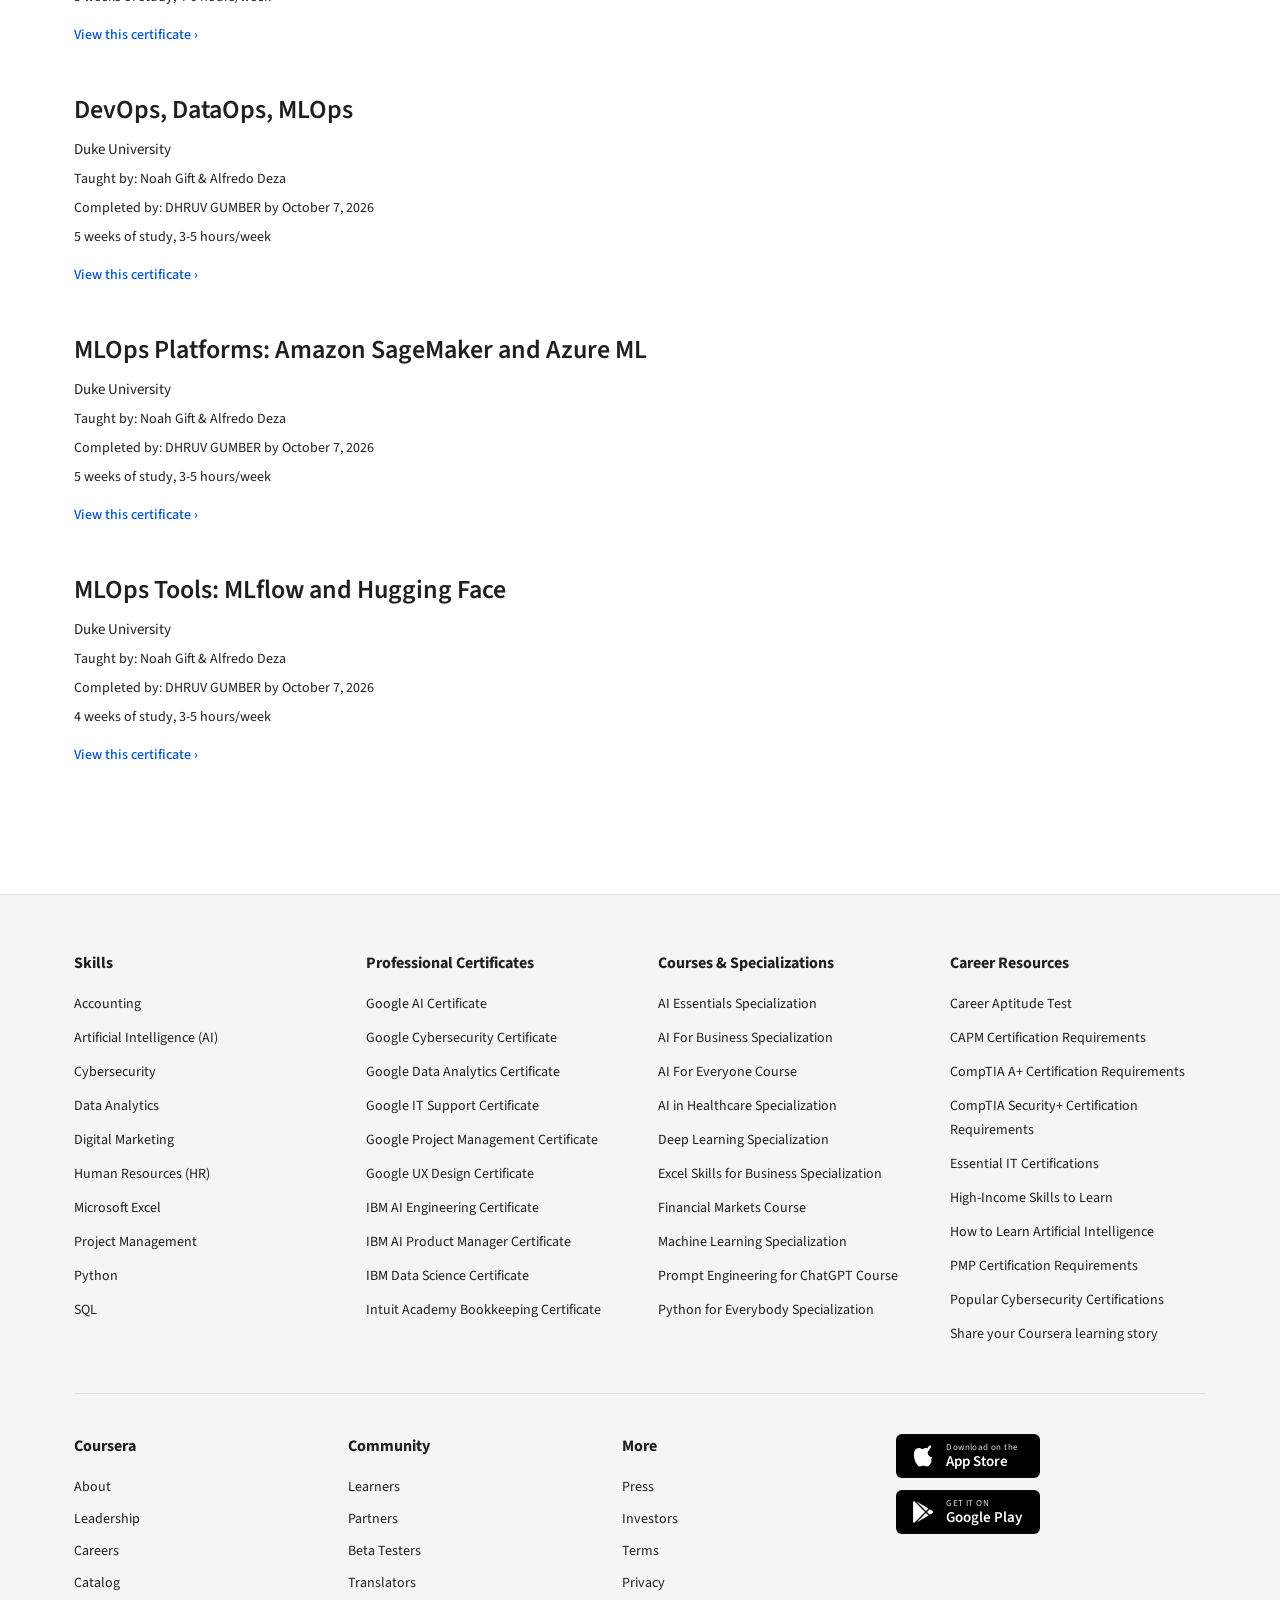
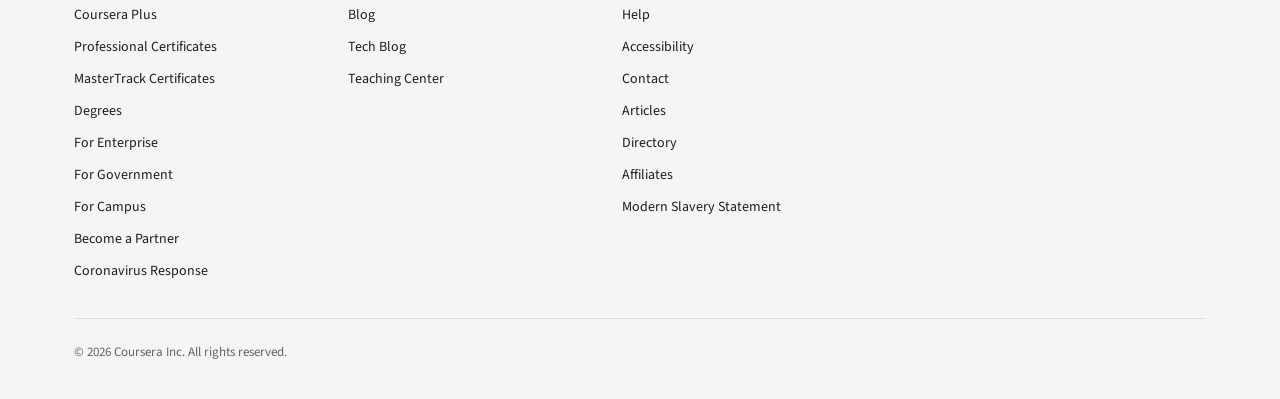
<file: specialization/XEDUTMRFQ5X8/index.html>
﻿<!DOCTYPE html>
<html lang="en">

<head>
  <meta charset="UTF-8">
  <meta name="viewport" content="width=device-width, initial-scale=1.0">
  <title>DHRUV GUMBER's Coursera Certificate | MLOps | Machine Learning Operations</title>
  <meta name="description"
    content="Coursera verified certificate of completion for MLOps | Machine Learning Operations Specialization by Duke University, completed by DHRUV GUMBER.">
  <link rel="icon" type="image/svg+xml"
    href="data:image/svg+xml,%3Csvg xmlns='http://www.w3.org/2000/svg' viewBox='0 0 32 32'%3E%3Crect width='32' height='32' rx='6' fill='%230056D2'/%3E%3Cpath d='M21 16c0-3.3-2.4-5.5-5.7-5.5-3.5 0-5.8 2.5-5.8 6.5s2.3 6.5 5.8 6.5c3.3 0 5.7-2.2 5.7-5.5h-2.3c0 2.1-1.4 3.6-3.4 3.6-2.1 0-3.5-1.5-3.5-4.6s1.4-4.6 3.5-4.6c2 0 3.4 1.5 3.4 3.6z' fill='white'/%3E%3C/svg%3E">
  <link rel="preconnect" href="https://fonts.googleapis.com">
  <link rel="preconnect" href="https://fonts.gstatic.com" crossorigin>
  <link
    href="https://fonts.googleapis.com/css2?family=Caveat:wght@600&family=EB+Garamond:ital,wght@0,600;0,700;1,400&family=Source+Sans+3:ital,wght@0,300;0,400;0,500;0,600;0,700;1,400&display=swap"
    rel="stylesheet">
  <link rel="stylesheet" href="../../styles.css">
</head>

<body>

  <!-- Top Dark Bar -->
  <header class="top-nav-bar">
    <div class="top-nav-container">
      <nav class="audience-tabs" aria-label="Audience selector">
        <a href="https://www.coursera.org/" target="_blank" rel="noopener noreferrer" class="audience-tab active" data-tab="individuals">For Individuals</a>
        <a href="https://www.coursera.org/business" target="_blank" rel="noopener noreferrer" class="audience-tab" data-tab="businesses">For Businesses</a>
        <a href="https://www.coursera.org/campus" target="_blank" rel="noopener noreferrer" class="audience-tab" data-tab="universities">For Universities</a>
        <a href="https://www.coursera.org/government" target="_blank" rel="noopener noreferrer" class="audience-tab" data-tab="governments">For Governments</a>
      </nav>
    </div>
  </header>

  <!-- Main Navigation Bar -->
  <nav class="main-header" aria-label="Main Navigation">
    <div class="header-container">
      <div class="header-left">
        <!-- Coursera Logo -->
        <a href="https://www.coursera.org/" target="_blank" rel="noopener noreferrer" class="brand-logo" aria-label="Coursera Home">
          <svg class="coursera-logo-svg" viewBox="0 0 1155 164" fill="none" xmlns="http://www.w3.org/2000/svg"
            role="img" aria-label="Coursera">
            <path fill="#0056D2" fill-rule="nonzero"
              d="M160 82c0-45 36-81 82-81s83 36 83 81c0 44-37 80-83 80s-82-36-82-80zm125 0a43 43 0 0 0-86 0 43 43 0 0 0 86 0zm706 1c0-49 40-82 76-82 24 0 38 8 48 22l3-19h37v155h-37l-4-16c-11 12-25 19-47 19-36 0-76-31-76-79zm126 0c0-24-20-43-43-43-24 0-43 19-43 43 0 21 19 41 42 41 24 0 44-20 44-41zM946 22V4h-40v155h40V76c0-26 12-39 34-39l4 1 7-38c-21 0-36 7-45 22zm-404 0V4h-41l1 155h40V76c0-26 12-39 34-39l4 1 7-38c-21 0-36 7-45 22zM339 99V4h40v90c0 20 11 32 31 32 21 0 34-13 34-38V4h40v155h-40v-18c-10 15-25 22-47 22-36 0-58-26-58-64zm392-17c0-44 31-81 80-81 46 0 78 37 78 80l-1 13H770c4 18 20 32 43 32 14 0 29-5 38-17l28 22a80 80 0 0 1-66 31c-47 0-82-35-82-80zm118-16c-3-16-19-28-38-28s-34 11-40 27l78 1zm-262 60 36-19c6 13 18 20 35 20 15 0 21-5 21-12 0-25-85-10-85-67 0-31 28-48 62-48 26 0 49 12 61 33l-35 19c-5-11-15-17-28-17-12 0-18 5-18 12 0 24 85 9 85 67 0 30-25 48-64 48-34 0-58-11-70-36zM0 82C0 37 37 1 82 1c28 0 55 13 70 37l-34 20a43 43 0 0 0-36-19c-23 0-42 20-42 43 0 22 19 42 42 42a43 43 0 0 0 37-20l34 20A83 83 0 0 1 0 82z" />
          </svg>
        </a>

        <!-- Explore Dropdown -->
        <div class="explore-dropdown-wrapper" id="exploreDropdown">
          <button class="explore-btn" id="exploreBtn" aria-expanded="false" aria-haspopup="true" type="button">
            <span>Explore</span>
            <svg class="chevron-icon" width="12" height="12" viewBox="0 0 12 12" fill="none">
              <path d="M2.5 4.5L6 8L9.5 4.5" stroke="currentColor" stroke-width="1.8" stroke-linecap="round"
                stroke-linejoin="round" />
            </svg>
          </button>
          <div class="explore-menu" id="exploreMenu" role="menu" aria-label="Explore Coursera catalog">
            <div class="explore-menu-columns">
              <!-- Goals Column -->
              <div class="explore-col explore-col-goals">
                <div class="explore-section-title">Goals</div>
                <a href="https://www.coursera.org/courses?query=free" target="_blank" rel="noopener noreferrer" class="explore-item">
                  <span class="explore-item-text">Take a free course</span>
                  <span class="explore-item-arrow">&rsaquo;</span>
                </a>
                <a href="https://www.coursera.org/degrees" target="_blank" rel="noopener noreferrer" class="explore-item">
                  <span class="explore-item-text">Earn a Degree</span>
                  <span class="explore-item-arrow">&rsaquo;</span>
                </a>
                <a href="https://www.coursera.org/certificates/professional" target="_blank" rel="noopener noreferrer" class="explore-item">
                  <span class="explore-item-text">Earn a Certificate</span>
                  <span class="explore-item-arrow">&rsaquo;</span>
                </a>
                <a href="https://www.coursera.org/career-academy" target="_blank" rel="noopener noreferrer" class="explore-item">
                  <span class="explore-item-text">Find a Career</span>
                  <span class="explore-item-arrow">&rsaquo;</span>
                </a>
              </div>

              <!-- Subjects Column -->
              <div class="explore-col explore-col-subjects">
                <div class="explore-section-title">Subjects</div>
                <a href="https://www.coursera.org/browse/data-science" target="_blank" rel="noopener noreferrer" class="explore-item">
                  <span class="explore-item-text">Data Science</span>
                  <span class="explore-item-arrow">&rsaquo;</span>
                </a>
                <a href="https://www.coursera.org/browse/computer-science" target="_blank" rel="noopener noreferrer" class="explore-item">
                  <span class="explore-item-text">Computer Science</span>
                  <span class="explore-item-arrow">&rsaquo;</span>
                </a>
                <a href="https://www.coursera.org/browse/data-science/machine-learning" target="_blank" rel="noopener noreferrer" class="explore-item">
                  <span class="explore-item-text">Artificial Intelligence & ML</span>
                  <span class="explore-item-arrow">&rsaquo;</span>
                </a>
                <a href="https://www.coursera.org/browse/information-technology" target="_blank" rel="noopener noreferrer" class="explore-item">
                  <span class="explore-item-text">Information Technology</span>
                  <span class="explore-item-arrow">&rsaquo;</span>
                </a>
                <a href="https://www.coursera.org/browse/business" target="_blank" rel="noopener noreferrer" class="explore-item">
                  <span class="explore-item-text">Business & Management</span>
                  <span class="explore-item-arrow">&rsaquo;</span>
                </a>
                <a href="https://www.coursera.org/browse/health" target="_blank" rel="noopener noreferrer" class="explore-item">
                  <span class="explore-item-text">Health & Life Sciences</span>
                  <span class="explore-item-arrow">&rsaquo;</span>
                </a>
                <a href="https://www.coursera.org/browse/personal-development" target="_blank" rel="noopener noreferrer" class="explore-item">
                  <span class="explore-item-text">Personal Development</span>
                  <span class="explore-item-arrow">&rsaquo;</span>
                </a>
              </div>
            </div>
          </div>
        </div>

        <a href="https://www.coursera.org/degrees" target="_blank" rel="noopener noreferrer" class="nav-link degrees-link">Degrees</a>
      </div>

      <!-- Search Bar -->
      <div class="header-search">
        <form class="search-form" action="https://www.coursera.org/search" method="get" target="_blank" rel="noopener noreferrer" role="search">
          <input type="text" name="query" class="search-input" placeholder="What do you want to learn?"
            aria-label="What do you want to learn?">
          <button type="submit" class="search-submit-btn" aria-label="Search">
            <svg width="18" height="18" viewBox="0 0 24 24" fill="none">
              <path
                d="M21 21L16.65 16.65M19 11C19 15.4183 15.4183 19 11 19C6.58172 19 3 15.4183 3 11C3 6.58172 6.58172 3 11 3C15.4183 3 19 6.58172 19 11Z"
                stroke="white" stroke-width="2.5" stroke-linecap="round" stroke-linejoin="round" />
            </svg>
          </button>
        </form>
      </div>

      <!-- Header Right Auth -->
      <div class="header-right">
        <a href="https://www.coursera.org/?authMode=login" target="_blank" rel="noopener noreferrer" class="nav-link login-link">Log In</a>
        <a href="https://www.coursera.org/?authMode=signup" target="_blank" rel="noopener noreferrer" class="btn-join-free">Join for Free</a>
      </div>
    </div>
  </nav>

  <!-- Main Content Layout -->
  <main class="page-container">

    <!-- Hero / Verification Section -->
    <section class="certificate-hero-section">
      <div class="breadcrumb-tag">Specialization Certificate</div>
      <h1 class="hero-title">MLOps | Machine Learning Operations</h1>

      <div class="hero-content-grid">

        <!-- Left Verification Info Card -->
        <div class="verification-card">
          <div class="avatar-wrapper">
            <div class="avatar-circle">
              <!-- Silhouette person icon -->
              <svg class="person-icon" viewBox="0 0 48 48" fill="#ffffff">
                <circle cx="24" cy="16" r="8" fill="#ffffff" />
                <path d="M24 28c-9 0-16 5.5-16 12v2h32v-2c0-6.5-7-12-16-12z" fill="#ffffff" />
              </svg>
              <!-- Verified check badge -->
              <div class="verified-check-badge">
                <svg width="11" height="11" viewBox="0 0 14 14" fill="none">
                  <path d="M3 7.5L5.5 10L11 4.5" stroke="#1f1f1f" stroke-width="2.2" stroke-linecap="round"
                    stroke-linejoin="round" />
                </svg>
              </div>
            </div>
          </div>

          <div class="verification-details">
            <h2 class="recipient-heading">Completed by DHRUV GUMBER</h2>
            <div class="completion-date">October 7, 2026</div>
            <div class="study-duration">Approximately 6 months at 5 hours a week to complete</div>

            <p class="verification-statement">
              DHRUV GUMBER's account is verified. Coursera certifies their successful completion of Duke University <a
                href="https://www.coursera.org/specializations/mlops-machine-learning-operations-duke" target="_blank" rel="noopener noreferrer"
                class="course-inline-link">MLOps | Machine Learning Operations</a> Specialization.
            </p>

            <h3 class="completed-courses-title">Course Certificates Completed</h3>
            <ul class="completed-courses-list">
              <li><a href="https://www.coursera.org/learn/python-mlops-duke" target="_blank" rel="noopener noreferrer" class="course-list-link">Python Essentials for MLOps</a></li>
              <li><a href="https://www.coursera.org/learn/devops-dataops-mlops-duke" target="_blank" rel="noopener noreferrer" class="course-list-link">DevOps, DataOps, MLOps</a></li>
              <li><a href="https://www.coursera.org/learn/mlops-platforms-amazon-sagemaker-and-azure-ml" target="_blank" rel="noopener noreferrer" class="course-list-link">MLOps Platforms: Amazon SageMaker and Azure ML</a></li>
              <li><a href="https://www.coursera.org/learn/mlops-tools-mlflow-and-hugging-face" target="_blank" rel="noopener noreferrer" class="course-list-link">MLOps Tools: MLflow and Hugging Face</a></li>
            </ul>
          </div>
        </div>

        <!-- Right Certificate Mockup Sheet -->
        <div class="certificate-preview-wrapper" id="certPreview">
          <div class="certificate-document-card">
            <div class="certificate-image-wrap">
              <img src="../../assets/dhruv-gumber-certificate.jpg"
                alt="Duke University Specialization Certificate for DHRUV GUMBER - MLOps | Machine Learning Operations"
                class="certificate-image-render" id="certImage">
            </div>
          </div>
        </div>

      </div>
    </section>

    <!-- Specialization Overview & Enroll Row -->
    <section class="specialization-overview-section" id="specialization-details">
      <div class="course-header-row">

        <a href="https://www.coursera.org/duke" target="_blank" rel="noopener noreferrer" class="duke-square-badge" aria-label="Duke University on Coursera">
          <span class="duke-badge-title">Duke</span>
          <span class="duke-badge-sub">UNIVERSITY</span>
        </a>

        <div class="course-header-info">
          <h2 class="course-main-title">
            <a href="https://www.coursera.org/specializations/mlops-machine-learning-operations-duke" target="_blank" rel="noopener noreferrer">MLOps | Machine Learning Operations</a>
          </h2>
          <div class="offered-by-text">
            <a href="https://www.coursera.org/duke" target="_blank" rel="noopener noreferrer" class="offered-by-link">Duke University</a>
          </div>

          <div class="rating-and-enrollment">
            <div class="star-rating" aria-label="4.1 out of 5 stars">
              <span class="star-icon filled">â˜…</span>
              <span class="star-icon filled">â˜…</span>
              <span class="star-icon filled">â˜…</span>
              <span class="star-icon filled">â˜…</span>
              <span class="star-icon empty">â˜†</span>
            </div>
            <span class="rating-score">4.1 (653 ratings)</span>
            <span class="pipe-divider">|</span>
            <span class="enrollment-count">34,959 already enrolled</span>
          </div>
        </div>

        <div class="enroll-action-col">
          <a href="https://www.coursera.org/specializations/mlops-machine-learning-operations-duke" target="_blank" rel="noopener noreferrer" class="btn-enroll-primary">Enroll for Free</a>
        </div>

      </div>

      <!-- What you will learn -->
      <div class="learning-outcomes-section">
        <h3 class="section-subheading">What you will learn</h3>
        <div class="outcomes-grid">
          <div class="outcome-item">
            <span class="check-icon">âœ“</span>
            <p>Master Python fundamentals, MLOps principles, and data management to build and deploy ML models in
              production environments.</p>
          </div>
          <div class="outcome-item">
            <span class="check-icon">âœ“</span>
            <p>Utilize Amazon Sagemaker / AWS, Azure, MLflow, and Hugging Face for end-to-end ML solutions, pipeline
              creation, and API development.</p>
          </div>
          <div class="outcome-item">
            <span class="check-icon">âœ“</span>
            <p>Fine-tune and deploy Large Language Models (LLMs) and containerized models using the ONNX format with
              Hugging Face.</p>
          </div>
          <div class="outcome-item">
            <span class="check-icon">âœ“</span>
            <p>Design a full MLOps pipeline with MLflow, managing projects, models, and tracking system features.</p>
          </div>
        </div>
      </div>

      <!-- Skills you will gain -->
      <div class="skills-section">
        <h3 class="section-subheading">Skills you will gain</h3>
        <div class="skills-pill-container">
          <a href="https://www.coursera.org/search?query=Hugging%20Face" target="_blank" rel="noopener noreferrer" class="skill-pill">Hugging Face</a>
          <a href="https://www.coursera.org/search?query=Big%20Data" target="_blank" rel="noopener noreferrer" class="skill-pill">Big Data</a>
          <a href="https://www.coursera.org/search?query=Cloud%20Deployment" target="_blank" rel="noopener noreferrer" class="skill-pill">Cloud Deployment</a>
          <a href="https://www.coursera.org/search?query=GitHub%20Copilot" target="_blank" rel="noopener noreferrer" class="skill-pill">GitHub Copilot</a>
          <a href="https://www.coursera.org/search?query=Pandas" target="_blank" rel="noopener noreferrer" class="skill-pill">Pandas (Python Package)</a>
          <a href="https://www.coursera.org/search?query=Python" target="_blank" rel="noopener noreferrer" class="skill-pill">Python Programming</a>
          <a href="https://www.coursera.org/search?query=NumPy" target="_blank" rel="noopener noreferrer" class="skill-pill">NumPy</a>
          <a href="https://www.coursera.org/search?query=GitHub" target="_blank" rel="noopener noreferrer" class="skill-pill">GitHub</a>
          <a href="https://www.coursera.org/search?query=Microsoft%20Azure" target="_blank" rel="noopener noreferrer" class="skill-pill">Microsoft Azure</a>
          <a href="https://www.coursera.org/search?query=Data%20Management" target="_blank" rel="noopener noreferrer" class="skill-pill">Data Management</a>
          <a href="https://www.coursera.org/search?query=Machine%20Learning" target="_blank" rel="noopener noreferrer" class="skill-pill">Machine Learning</a>
          <a href="https://www.coursera.org/search?query=DevOps" target="_blank" rel="noopener noreferrer" class="skill-pill">DevOps</a>
        </div>
      </div>
    </section>

    <!-- Course Certificates List Section -->
    <section class="course-certificates-section" id="course-certificates">
      <h2 class="certificates-list-title">Course Certificates</h2>
      <div class="certificates-list-subtitle">Earned after completing each course in the Specialization</div>

      <div class="courses-timeline">

        <!-- Course 1 -->
        <article class="course-cert-card">
          <h3 class="course-cert-title">
            <a href="https://www.coursera.org/learn/python-mlops-duke" target="_blank" rel="noopener noreferrer" class="course-cert-title-link">Python Essentials for MLOps</a>
          </h3>
          <div class="course-institution">
            <a href="https://www.coursera.org/duke" target="_blank" rel="noopener noreferrer" class="institution-link">Duke University</a>
          </div>
          <div class="course-instructors">Taught by: Noah Gift & Alfredo Deza</div>
          <div class="course-completion-meta">Completed by: DHRUV GUMBER by October 7, 2026</div>
          <div class="course-effort">5 weeks of study, 4-6 hours/week</div>
          <a href="https://www.coursera.org/learn/python-mlops-duke" target="_blank" rel="noopener noreferrer" class="view-cert-link">View this certificate &rsaquo;</a>
        </article>

        <!-- Course 2 -->
        <article class="course-cert-card">
          <h3 class="course-cert-title">
            <a href="https://www.coursera.org/learn/devops-dataops-mlops-duke" target="_blank" rel="noopener noreferrer" class="course-cert-title-link">DevOps, DataOps, MLOps</a>
          </h3>
          <div class="course-institution">
            <a href="https://www.coursera.org/duke" target="_blank" rel="noopener noreferrer" class="institution-link">Duke University</a>
          </div>
          <div class="course-instructors">Taught by: Noah Gift & Alfredo Deza</div>
          <div class="course-completion-meta">Completed by: DHRUV GUMBER by October 7, 2026</div>
          <div class="course-effort">5 weeks of study, 3-5 hours/week</div>
          <a href="https://www.coursera.org/learn/devops-dataops-mlops-duke" target="_blank" rel="noopener noreferrer" class="view-cert-link">View this certificate &rsaquo;</a>
        </article>

        <!-- Course 3 -->
        <article class="course-cert-card">
          <h3 class="course-cert-title">
            <a href="https://www.coursera.org/learn/mlops-platforms-amazon-sagemaker-and-azure-ml" target="_blank" rel="noopener noreferrer" class="course-cert-title-link">MLOps Platforms: Amazon SageMaker and Azure ML</a>
          </h3>
          <div class="course-institution">
            <a href="https://www.coursera.org/duke" target="_blank" rel="noopener noreferrer" class="institution-link">Duke University</a>
          </div>
          <div class="course-instructors">Taught by: Noah Gift & Alfredo Deza</div>
          <div class="course-completion-meta">Completed by: DHRUV GUMBER by October 7, 2026</div>
          <div class="course-effort">5 weeks of study, 3-5 hours/week</div>
          <a href="https://www.coursera.org/learn/mlops-platforms-amazon-sagemaker-and-azure-ml" target="_blank" rel="noopener noreferrer" class="view-cert-link">View this certificate &rsaquo;</a>
        </article>

        <!-- Course 4 -->
        <article class="course-cert-card">
          <h3 class="course-cert-title">
            <a href="https://www.coursera.org/learn/mlops-tools-mlflow-and-hugging-face" target="_blank" rel="noopener noreferrer" class="course-cert-title-link">MLOps Tools: MLflow and Hugging Face</a>
          </h3>
          <div class="course-institution">
            <a href="https://www.coursera.org/duke" target="_blank" rel="noopener noreferrer" class="institution-link">Duke University</a>
          </div>
          <div class="course-instructors">Taught by: Noah Gift & Alfredo Deza</div>
          <div class="course-completion-meta">Completed by: DHRUV GUMBER by October 7, 2026</div>
          <div class="course-effort">4 weeks of study, 3-5 hours/week</div>
          <a href="https://www.coursera.org/learn/mlops-tools-mlflow-and-hugging-face" target="_blank" rel="noopener noreferrer" class="view-cert-link">View this certificate &rsaquo;</a>
        </article>

      </div>
    </section>

  </main>

  <!-- Global Footer -->
  <footer class="coursera-footer">
    <div class="footer-container">

      <!-- Top 4 Columns Directory -->
      <div class="footer-directory-grid">

        <div class="footer-dir-col">
          <h4 class="footer-col-title">Skills</h4>
          <ul class="footer-links-list">
            <li><a href="https://www.coursera.org/courses?query=accounting" target="_blank" rel="noopener noreferrer">Accounting</a></li>
            <li><a href="https://www.coursera.org/courses?query=artificial%20intelligence" target="_blank" rel="noopener noreferrer">Artificial Intelligence (AI)</a></li>
            <li><a href="https://www.coursera.org/courses?query=cybersecurity" target="_blank" rel="noopener noreferrer">Cybersecurity</a></li>
            <li><a href="https://www.coursera.org/courses?query=data%20analytics" target="_blank" rel="noopener noreferrer">Data Analytics</a></li>
            <li><a href="https://www.coursera.org/courses?query=digital%20marketing" target="_blank" rel="noopener noreferrer">Digital Marketing</a></li>
            <li><a href="https://www.coursera.org/courses?query=human%20resources" target="_blank" rel="noopener noreferrer">Human Resources (HR)</a></li>
            <li><a href="https://www.coursera.org/courses?query=microsoft%20excel" target="_blank" rel="noopener noreferrer">Microsoft Excel</a></li>
            <li><a href="https://www.coursera.org/courses?query=project%20management" target="_blank" rel="noopener noreferrer">Project Management</a></li>
            <li><a href="https://www.coursera.org/courses?query=python" target="_blank" rel="noopener noreferrer">Python</a></li>
            <li><a href="https://www.coursera.org/courses?query=sql" target="_blank" rel="noopener noreferrer">SQL</a></li>
          </ul>
        </div>

        <div class="footer-dir-col">
          <h4 class="footer-col-title">Professional Certificates</h4>
          <ul class="footer-links-list">
            <li><a href="https://www.coursera.org/professional-certificates/google-ai-essentials" target="_blank" rel="noopener noreferrer">Google AI Certificate</a></li>
            <li><a href="https://www.coursera.org/professional-certificates/google-cybersecurity" target="_blank" rel="noopener noreferrer">Google Cybersecurity Certificate</a></li>
            <li><a href="https://www.coursera.org/professional-certificates/google-data-analytics" target="_blank" rel="noopener noreferrer">Google Data Analytics Certificate</a></li>
            <li><a href="https://www.coursera.org/professional-certificates/google-it-support" target="_blank" rel="noopener noreferrer">Google IT Support Certificate</a></li>
            <li><a href="https://www.coursera.org/professional-certificates/google-project-management" target="_blank" rel="noopener noreferrer">Google Project Management Certificate</a></li>
            <li><a href="https://www.coursera.org/professional-certificates/google-ux-design" target="_blank" rel="noopener noreferrer">Google UX Design Certificate</a></li>
            <li><a href="https://www.coursera.org/professional-certificates/ibm-ai-engineering" target="_blank" rel="noopener noreferrer">IBM AI Engineering Certificate</a></li>
            <li><a href="https://www.coursera.org/professional-certificates/ibm-ai-product-manager" target="_blank" rel="noopener noreferrer">IBM AI Product Manager Certificate</a></li>
            <li><a href="https://www.coursera.org/professional-certificates/ibm-data-science" target="_blank" rel="noopener noreferrer">IBM Data Science Certificate</a></li>
            <li><a href="https://www.coursera.org/professional-certificates/intuit-academy-bookkeeping" target="_blank" rel="noopener noreferrer">Intuit Academy Bookkeeping Certificate</a></li>
          </ul>
        </div>

        <div class="footer-dir-col">
          <h4 class="footer-col-title">Courses & Specializations</h4>
          <ul class="footer-links-list">
            <li><a href="https://www.coursera.org/specializations/google-ai-essentials" target="_blank" rel="noopener noreferrer">AI Essentials Specialization</a></li>
            <li><a href="https://www.coursera.org/specializations/ai-for-business-wharton" target="_blank" rel="noopener noreferrer">AI For Business Specialization</a></li>
            <li><a href="https://www.coursera.org/learn/ai-for-everyone" target="_blank" rel="noopener noreferrer">AI For Everyone Course</a></li>
            <li><a href="https://www.coursera.org/specializations/ai-healthcare" target="_blank" rel="noopener noreferrer">AI in Healthcare Specialization</a></li>
            <li><a href="https://www.coursera.org/specializations/deep-learning" target="_blank" rel="noopener noreferrer">Deep Learning Specialization</a></li>
            <li><a href="https://www.coursera.org/specializations/excel" target="_blank" rel="noopener noreferrer">Excel Skills for Business Specialization</a></li>
            <li><a href="https://www.coursera.org/learn/financial-markets-global" target="_blank" rel="noopener noreferrer">Financial Markets Course</a></li>
            <li><a href="https://www.coursera.org/specializations/machine-learning-introduction" target="_blank" rel="noopener noreferrer">Machine Learning Specialization</a></li>
            <li><a href="https://www.coursera.org/learn/prompt-engineering" target="_blank" rel="noopener noreferrer">Prompt Engineering for ChatGPT Course</a></li>
            <li><a href="https://www.coursera.org/specializations/python" target="_blank" rel="noopener noreferrer">Python for Everybody Specialization</a></li>
          </ul>
        </div>

        <div class="footer-dir-col">
          <h4 class="footer-col-title">Career Resources</h4>
          <ul class="footer-links-list">
            <li><a href="https://www.coursera.org/articles/career-aptitude-test" target="_blank" rel="noopener noreferrer">Career Aptitude Test</a></li>
            <li><a href="https://www.coursera.org/articles/capm-certification-requirements" target="_blank" rel="noopener noreferrer">CAPM Certification Requirements</a></li>
            <li><a href="https://www.coursera.org/articles/comptia-a-certification" target="_blank" rel="noopener noreferrer">CompTIA A+ Certification Requirements</a></li>
            <li><a href="https://www.coursera.org/articles/comptia-security-plus" target="_blank" rel="noopener noreferrer">CompTIA Security+ Certification Requirements</a></li>
            <li><a href="https://www.coursera.org/articles/essential-it-certifications" target="_blank" rel="noopener noreferrer">Essential IT Certifications</a></li>
            <li><a href="https://www.coursera.org/articles/high-income-skills" target="_blank" rel="noopener noreferrer">High-Income Skills to Learn</a></li>
            <li><a href="https://www.coursera.org/articles/how-to-learn-artificial-intelligence" target="_blank" rel="noopener noreferrer">How to Learn Artificial Intelligence</a></li>
            <li><a href="https://www.coursera.org/articles/pmp-certification-requirements" target="_blank" rel="noopener noreferrer">PMP Certification Requirements</a></li>
            <li><a href="https://www.coursera.org/articles/cybersecurity-certifications" target="_blank" rel="noopener noreferrer">Popular Cybersecurity Certifications</a></li>
            <li><a href="https://www.coursera.org/stories" target="_blank" rel="noopener noreferrer">Share your Coursera learning story</a></li>
          </ul>
        </div>

      </div>

      <div class="footer-separator-line"></div>

      <!-- Bottom Columns & App Badges -->
      <div class="footer-sub-grid">

        <div class="footer-sub-col">
          <h5 class="footer-sub-title">Coursera</h5>
          <ul class="footer-sub-links">
            <li><a href="https://about.coursera.org/" target="_blank" rel="noopener noreferrer">About</a></li>
            <li><a href="https://about.coursera.org/leadership/" target="_blank" rel="noopener noreferrer">Leadership</a></li>
            <li><a href="https://about.coursera.org/careers/" target="_blank" rel="noopener noreferrer">Careers</a></li>
            <li><a href="https://www.coursera.org/browse" target="_blank" rel="noopener noreferrer">Catalog</a></li>
            <li><a href="https://www.coursera.org/courseraplus" target="_blank" rel="noopener noreferrer">Coursera Plus</a></li>
            <li><a href="https://www.coursera.org/certificates/professional" target="_blank" rel="noopener noreferrer">Professional Certificates</a></li>
            <li><a href="https://www.coursera.org/mastertrack" target="_blank" rel="noopener noreferrer">MasterTrack Certificates</a></li>
            <li><a href="https://www.coursera.org/degrees" target="_blank" rel="noopener noreferrer">Degrees</a></li>
            <li><a href="https://www.coursera.org/business" target="_blank" rel="noopener noreferrer">For Enterprise</a></li>
            <li><a href="https://www.coursera.org/government" target="_blank" rel="noopener noreferrer">For Government</a></li>
            <li><a href="https://www.coursera.org/campus" target="_blank" rel="noopener noreferrer">For Campus</a></li>
            <li><a href="https://www.coursera.org/partners" target="_blank" rel="noopener noreferrer">Become a Partner</a></li>
            <li><a href="https://blog.coursera.org/coronavirus-response-resources/" target="_blank" rel="noopener noreferrer">Coronavirus Response</a></li>
          </ul>
        </div>

        <div class="footer-sub-col">
          <h5 class="footer-sub-title">Community</h5>
          <ul class="footer-sub-links">
            <li><a href="https://www.coursera.community/" target="_blank" rel="noopener noreferrer">Learners</a></li>
            <li><a href="https://www.coursera.org/partners" target="_blank" rel="noopener noreferrer">Partners</a></li>
            <li><a href="https://www.coursera.community/" target="_blank" rel="noopener noreferrer">Beta Testers</a></li>
            <li><a href="https://www.coursera.community/" target="_blank" rel="noopener noreferrer">Translators</a></li>
            <li><a href="https://blog.coursera.org/" target="_blank" rel="noopener noreferrer">Blog</a></li>
            <li><a href="https://building.coursera.org/" target="_blank" rel="noopener noreferrer">Tech Blog</a></li>
            <li><a href="https://teachingcenter.coursera.org/" target="_blank" rel="noopener noreferrer">Teaching Center</a></li>
          </ul>
        </div>

        <div class="footer-sub-col">
          <h5 class="footer-sub-title">More</h5>
          <ul class="footer-sub-links">
            <li><a href="https://about.coursera.org/press" target="_blank" rel="noopener noreferrer">Press</a></li>
            <li><a href="https://investor.coursera.com/" target="_blank" rel="noopener noreferrer">Investors</a></li>
            <li><a href="https://www.coursera.org/about/terms" target="_blank" rel="noopener noreferrer">Terms</a></li>
            <li><a href="https://www.coursera.org/about/privacy" target="_blank" rel="noopener noreferrer">Privacy</a></li>
            <li><a href="https://www.coursera.support/" target="_blank" rel="noopener noreferrer">Help</a></li>
            <li><a href="https://www.coursera.org/about/accessibility" target="_blank" rel="noopener noreferrer">Accessibility</a></li>
            <li><a href="https://www.coursera.support/" target="_blank" rel="noopener noreferrer">Contact</a></li>
            <li><a href="https://www.coursera.org/articles" target="_blank" rel="noopener noreferrer">Articles</a></li>
            <li><a href="https://www.coursera.org/directory" target="_blank" rel="noopener noreferrer">Directory</a></li>
            <li><a href="https://about.coursera.org/affiliates" target="_blank" rel="noopener noreferrer">Affiliates</a></li>
            <li><a href="https://about.coursera.org/modern-slavery-statement" target="_blank" rel="noopener noreferrer">Modern Slavery Statement</a></li>
          </ul>
        </div>

        <!-- App Store Badges -->
        <div class="footer-badges-col">
          <a href="https://apps.apple.com/us/app/coursera-learn-career-skills/id736535961" target="_blank" rel="noopener noreferrer" class="store-badge apple-badge" aria-label="Download on the App Store">
            <svg class="badge-icon apple-icon" viewBox="0 0 170 170" fill="white">
              <path
                d="M150.37 130.25c-2.45 5.66-5.35 10.87-8.71 15.66-4.58 6.53-8.33 11.05-11.22 13.56-4.48 4.12-9.28 6.23-14.42 6.35-3.69 0-8.14-1.05-13.32-3.18-5.19-2.12-9.97-3.17-14.34-3.17-4.58 0-9.49 1.05-14.75 3.17-5.26 2.13-9.5 3.24-12.74 3.35-4.35.13-9.16-1.9-14.42-6.08-3.69-3.04-7.6-7.85-11.75-14.44-6.41-10.22-11.37-21.84-14.88-34.86-3.51-13.02-5.27-25.2-5.27-36.54 0-14.78 3.59-26.96 10.77-36.54 7.18-9.57 16.32-14.49 27.42-14.75 4.9 0 10.29 1.25 16.18 3.75 5.89 2.5 9.77 3.86 11.64 4.09 2.72-.45 6.81-1.87 12.28-4.26 5.47-2.39 10.42-3.52 14.85-3.39 12.06.66 21.81 4.92 29.25 12.79-10.55 6.4-15.69 15.24-15.42 26.52.27 8.91 3.78 16.29 10.53 22.14 6.75 5.85 14.76 9.17 24.03 9.96-2.07 6.4-4.58 12.91-7.53 19.53zM119.22 32.89c0-7.39 2.65-14.18 7.95-20.37 5.3-6.19 11.89-9.84 19.77-10.96.44 1.74.66 3.48.66 5.22 0 7.28-2.73 14.28-8.19 21-5.46 6.72-12.18 10.43-20.19 11.13-.11-1.96-.17-3.97-.17-6.02z" />
            </svg>
            <div class="badge-text">
              <span class="badge-sub">Download on the</span>
              <span class="badge-main">App Store</span>
            </div>
          </a>

          <a href="https://play.google.com/store/apps/details?id=org.coursera.android" target="_blank" rel="noopener noreferrer" class="store-badge google-badge" aria-label="Get it on Google Play">
            <svg class="badge-icon google-icon" viewBox="0 0 512 512">
              <path
                d="M325.3 234.3L104.6 13l280.8 161.2-60.1 60.1zM47 0C34 6.8 25.3 19.2 25.3 35.3v441.3c0 16.1 8.7 28.5 21.7 35.3l256.6-256L47 0zm425.2 225.6l-58.9-34.1-65.7 64.5 65.7 64.5 60.1-34.1c18-14.3 18-46.5-1.2-60.8zM104.6 499l280.8-161.2-60.1-60.1L104.6 499z"
                fill="#ffffff" />
            </svg>
            <div class="badge-text">
              <span class="badge-sub">GET IT ON</span>
              <span class="badge-main">Google Play</span>
            </div>
          </a>
        </div>

      </div>

      <!-- Copyright & Bottom Disclaimers -->
      <div class="footer-bottom-bar">
        <div class="copyright-text">&copy; 2026 Coursera Inc. All rights reserved.</div>
      </div>

    </div>
  </footer>

  <!-- Certificate Lightbox Modal -->
  <div class="cert-modal-overlay" id="certModal" aria-hidden="true" role="dialog" aria-label="Certificate Full View">
    <div class="cert-modal-dialog">
      <button class="cert-modal-close" id="certModalClose" aria-label="Close certificate modal">&times;</button>
      <img src="../../assets/dhruv-gumber-certificate.jpg" alt="Duke University Specialization Certificate for DHRUV GUMBER" class="cert-modal-image">
    </div>
  </div>

  <script src="../../script.js"></script>
</body>

</html>
</file>
<file: styles.css>
/* ==========================================================================
   Coursera Certificate Page - Pixel Exact Stylesheet
   Matching exact colors, typography, spacing, padding, margins and layout
   ========================================================================== */

:root {
  --font-primary: 'Source Sans 3', -apple-system, BlinkMacSystemFont, 'Segoe UI', Roboto, Helvetica, Arial, sans-serif;
  --font-serif: 'EB Garamond', Georgia, serif;
  --font-signature: 'Caveat', cursive;

  /* Coursera Brand Colors */
  --color-coursera-blue: #0056D2;
  --color-coursera-blue-hover: #00419e;
  --color-duke-navy: #001A57;
  --color-text-dark: #1f1f1f;
  --color-text-medium: #2a2b2c;
  --color-text-muted: #595959;
  --color-text-light: #636363;
  --color-border: #dcdfe1;
  --color-border-subtle: #e0e0e0;
  --color-bg-light-blue: #f1f6fa;
  --color-bg-pill: #ebf3ff;
  --color-check-green: #0e7a3b;
  --color-star-gold: #d96500;
  --color-footer-bg: #f5f5f5;

  /* Layout Widths */
  --content-max-width: 1180px;
}

*, *::before, *::after {
  box-sizing: border-box;
  margin: 0;
  padding: 0;
}

body {
  font-family: var(--font-primary);
  color: var(--color-text-dark);
  background-color: #ffffff;
  line-height: 1.5;
  -webkit-font-smoothing: antialiased;
  -moz-osx-font-smoothing: grayscale;
}

a {
  color: inherit;
  text-decoration: none;
}

button {
  font-family: inherit;
  border: none;
  background: none;
  cursor: pointer;
}

/* ==========================================================================
   1. Top Audience Selector Bar (Black)
   ========================================================================== */
.top-nav-bar {
  background-color: #1f1f1f;
  color: #ffffff;
  height: 40px;
  display: flex;
  align-items: center;
  position: relative;
  z-index: 100;
}

.top-nav-container {
  width: 100%;
  max-width: var(--content-max-width);
  margin: 0 auto;
  padding: 0 24px;
}

.audience-tabs {
  display: flex;
  gap: 4px;
  height: 40px;
  align-items: stretch;
}

.audience-tab {
  display: inline-flex;
  align-items: center;
  padding: 0 16px;
  font-size: 13px;
  font-weight: 600;
  color: #ffffff;
  letter-spacing: 0.1px;
  position: relative;
  transition: opacity 0.2s ease;
  opacity: 0.9;
}

.audience-tab:hover {
  opacity: 1;
}

.audience-tab.active {
  opacity: 1;
}

.audience-tab.active::after {
  content: '';
  position: absolute;
  bottom: 0;
  left: 0;
  right: 0;
  height: 3px;
  background-color: #ffffff;
}

/* ==========================================================================
   2. Main Header & Search
   ========================================================================== */
.main-header {
  height: 72px;
  background-color: #ffffff;
  border-bottom: 1px solid var(--color-border);
  position: sticky;
  top: 0;
  z-index: 90;
}

.header-container {
  max-width: var(--content-max-width);
  height: 100%;
  margin: 0 auto;
  padding: 0 24px;
  display: flex;
  align-items: center;
  justify-content: space-between;
  gap: 20px;
}

.header-left {
  display: flex;
  align-items: center;
  gap: 20px;
  flex-shrink: 0;
}

.brand-logo {
  display: flex;
  align-items: center;
  margin-right: 8px;
}

.coursera-logo-svg {
  width: 134px;
  height: auto;
  display: block;
}

/* Explore Dropdown */
.explore-dropdown-wrapper {
  position: relative;
  display: inline-block;
}

.explore-btn {
  display: flex;
  align-items: center;
  gap: 6px;
  font-size: 14px;
  font-weight: 600;
  color: var(--color-text-dark);
  padding: 8px 12px;
  border-radius: 4px;
  background-color: transparent;
  cursor: pointer;
  transition: background-color 0.15s ease, color 0.15s ease;
  user-select: none;
}

.explore-btn:hover,
.explore-btn[aria-expanded="true"],
.explore-dropdown-wrapper.open .explore-btn {
  background-color: #f1f3f5;
  color: var(--color-coursera-blue);
}

.chevron-icon {
  transition: transform 0.2s ease;
}

.explore-btn[aria-expanded="true"] .chevron-icon,
.explore-dropdown-wrapper.open .chevron-icon {
  transform: rotate(180deg);
}

.explore-menu {
  position: absolute;
  top: calc(100% + 4px);
  left: 0;
  width: 440px;
  background: #ffffff;
  border: 1px solid var(--color-border);
  box-shadow: 0 12px 32px rgba(0, 0, 0, 0.14);
  border-radius: 8px;
  padding: 16px;
  display: none;
  z-index: 1100;
  opacity: 0;
  transform: translateY(-4px);
  transition: opacity 0.18s ease, transform 0.18s ease;
  pointer-events: none;
}

.explore-menu.show,
.explore-dropdown-wrapper.open .explore-menu {
  display: block;
  opacity: 1;
  transform: translateY(0);
  pointer-events: auto;
}

.explore-menu-columns {
  display: grid;
  grid-template-columns: 180px 220px;
  gap: 16px;
}

.explore-col {
  display: flex;
  flex-direction: column;
}

.explore-col-goals {
  border-right: 1px solid var(--color-border-subtle);
  padding-right: 14px;
}

.explore-section-title {
  font-size: 11.5px;
  font-weight: 700;
  text-transform: uppercase;
  letter-spacing: 0.6px;
  color: var(--color-text-light);
  margin-bottom: 8px;
  padding-left: 8px;
}

.explore-item {
  display: flex;
  align-items: center;
  justify-content: space-between;
  padding: 8px 10px;
  border-radius: 4px;
  font-size: 13.5px;
  font-weight: 500;
  color: var(--color-text-dark);
  text-decoration: none;
  transition: background-color 0.15s ease, color 0.15s ease;
}

.explore-item:hover {
  background-color: #f1f6fa;
  color: var(--color-coursera-blue);
}

.explore-item-text {
  line-height: 1.3;
}

.explore-item-arrow {
  color: #a0aec0;
  font-size: 15px;
  transition: transform 0.15s ease, color 0.15s ease;
}

.explore-item:hover .explore-item-arrow {
  color: var(--color-coursera-blue);
  transform: translateX(3px);
}

.degrees-link {
  font-size: 14px;
  font-weight: 600;
  color: var(--color-text-dark);
}

.degrees-link:hover {
  color: var(--color-coursera-blue);
}

/* Header Search */
.header-search {
  flex: 1;
  max-width: 460px;
}

.search-form {
  position: relative;
  display: flex;
  align-items: center;
  height: 44px;
  border: 1px solid #757575;
  border-radius: 24px;
  padding: 2px 5px 2px 20px;
  background: #ffffff;
  transition: border-color 0.2s ease, box-shadow 0.2s ease;
}

.search-form:focus-within {
  border-color: var(--color-coursera-blue);
  box-shadow: 0 0 0 2px rgba(0, 86, 210, 0.2);
}

.search-input {
  width: 100%;
  border: none;
  outline: none;
  font-size: 14px;
  color: var(--color-text-dark);
  background: transparent;
}

.search-input::placeholder {
  color: var(--color-text-muted);
}

.search-submit-btn {
  width: 34px;
  height: 34px;
  background-color: var(--color-coursera-blue);
  border-radius: 50%;
  display: flex;
  align-items: center;
  justify-content: center;
  flex-shrink: 0;
  transition: background-color 0.2s ease;
}

.search-submit-btn:hover {
  background-color: var(--color-coursera-blue-hover);
}

/* Header Right Auth */
.header-right {
  display: flex;
  align-items: center;
  gap: 20px;
  flex-shrink: 0;
}

.login-link {
  font-size: 14px;
  font-weight: 600;
  color: var(--color-coursera-blue);
}

.login-link:hover {
  text-decoration: underline;
}

.btn-join-free {
  font-size: 14px;
  font-weight: 600;
  color: var(--color-coursera-blue);
  border: 1px solid var(--color-coursera-blue);
  border-radius: 4px;
  padding: 8px 18px;
  display: inline-block;
  transition: all 0.2s ease;
}

.btn-join-free:hover {
  background-color: var(--color-coursera-blue);
  color: #ffffff;
}

/* ==========================================================================
   3. Main Page Container
   ========================================================================== */
.page-container {
  max-width: var(--content-max-width);
  margin: 0 auto;
  padding: 24px 24px 80px 24px;
}

/* ==========================================================================
   4. Section 1: Hero Verification & Certificate
   ========================================================================== */
.certificate-hero-section {
  margin-bottom: 48px;
}

.breadcrumb-tag {
  font-size: 13.5px;
  color: var(--color-text-light);
  margin-bottom: 6px;
  font-weight: 400;
}

.hero-title {
  font-size: 38px;
  font-weight: 700;
  color: var(--color-text-dark);
  line-height: 1.25;
  margin-bottom: 28px;
  letter-spacing: -0.3px;
}

.hero-content-grid {
  display: flex;
  gap: 36px;
  align-items: stretch;
}

/* Left Verification Card */
.verification-card {
  flex: 0 0 420px;
  background-color: var(--color-bg-light-blue);
  border-radius: 8px;
  padding: 32px 28px;
  display: flex;
  flex-direction: column;
}

.avatar-wrapper {
  margin-bottom: 20px;
}

.avatar-circle {
  width: 64px;
  height: 64px;
  border-radius: 50%;
  background-color: #d1dde8;
  position: relative;
  display: flex;
  align-items: center;
  justify-content: center;
  overflow: visible;
}

.person-icon {
  width: 44px;
  height: 44px;
  transform: translateY(2px);
}

.verified-check-badge {
  position: absolute;
  top: -2px;
  right: -2px;
  width: 20px;
  height: 20px;
  background-color: #ffffff;
  border-radius: 50%;
  display: flex;
  align-items: center;
  justify-content: center;
  box-shadow: 0 1px 4px rgba(0, 0, 0, 0.18);
}

.recipient-heading {
  font-size: 20px;
  font-weight: 700;
  color: var(--color-text-dark);
  margin-bottom: 4px;
}

.completion-date {
  font-size: 15px;
  font-weight: 700;
  color: var(--color-text-dark);
  margin-bottom: 12px;
}

.study-duration {
  font-size: 14px;
  color: var(--color-text-medium);
  margin-bottom: 22px;
  line-height: 1.4;
}

.verification-statement {
  font-size: 14px;
  line-height: 1.55;
  color: var(--color-text-medium);
  margin-bottom: 26px;
}

.course-inline-link {
  color: var(--color-text-dark);
  text-decoration: underline;
  font-weight: 600;
  transition: color 0.15s ease;
}

.course-inline-link:hover {
  color: var(--color-coursera-blue);
}

.completed-courses-title {
  font-size: 15px;
  font-weight: 700;
  color: var(--color-text-dark);
  margin-bottom: 12px;
}

.completed-courses-list {
  list-style: none;
  display: flex;
  flex-direction: column;
  gap: 8px;
}

.completed-courses-list li {
  font-size: 14px;
  color: var(--color-text-dark);
  line-height: 1.45;
}

.course-list-link,
.course-cert-title-link,
.institution-link,
.offered-by-link {
  color: inherit;
  text-decoration: none;
  transition: color 0.15s ease;
}

.course-list-link:hover,
.course-cert-title-link:hover,
.institution-link:hover,
.offered-by-link:hover {
  color: var(--color-coursera-blue);
  text-decoration: underline;
}

/* Right Certificate Preview Card */
.certificate-preview-wrapper {
  flex: 1;
  min-width: 0;
  display: flex;
}

.certificate-document-card {
  width: 100%;
  background: #ffffff;
  border: 1px solid #dce2e8;
  border-radius: 6px;
  box-shadow: 0 8px 30px rgba(0, 0, 0, 0.08);
  display: flex;
  flex-direction: column;
  overflow: hidden;
  transition: box-shadow 0.2s ease, transform 0.2s ease;
}

.certificate-document-card:hover {
  box-shadow: 0 12px 36px rgba(0, 0, 0, 0.12);
}

.certificate-image-wrap {
  width: 100%;
  background: #ffffff;
  display: flex;
  justify-content: center;
  align-items: center;
  cursor: zoom-in;
  overflow: hidden;
}

.certificate-image-render {
  width: 100%;
  height: auto;
  display: block;
  object-fit: contain;
  transition: transform 0.3s ease;
}

.certificate-image-wrap:hover .certificate-image-render {
  transform: scale(1.015);
}

.certificate-card-actions {
  display: flex;
  align-items: center;
  justify-content: flex-end;
  gap: 10px;
  padding: 12px 18px;
  background-color: #f8fafc;
  border-top: 1px solid #e2e8f0;
}

.btn-cert-action {
  display: inline-flex;
  align-items: center;
  gap: 6px;
  font-size: 13px;
  font-weight: 600;
  color: var(--color-coursera-blue);
  background-color: #ffffff;
  border: 1px solid #d0d7de;
  border-radius: 4px;
  padding: 7px 14px;
  text-decoration: none;
  cursor: pointer;
  transition: all 0.2s ease;
}

.btn-cert-action:hover {
  background-color: var(--color-coursera-blue);
  color: #ffffff;
  border-color: var(--color-coursera-blue);
}

/* Lightbox Modal */
.cert-modal-overlay {
  position: fixed;
  inset: 0;
  background-color: rgba(15, 23, 42, 0.85);
  backdrop-filter: blur(4px);
  z-index: 1000;
  display: flex;
  align-items: center;
  justify-content: center;
  padding: 24px;
  opacity: 0;
  visibility: hidden;
  transition: opacity 0.25s ease, visibility 0.25s ease;
}

.cert-modal-overlay.open {
  opacity: 1;
  visibility: visible;
}

.cert-modal-dialog {
  position: relative;
  max-width: 95vw;
  max-height: 92vh;
  display: flex;
  align-items: center;
  justify-content: center;
  border-radius: 8px;
  overflow: hidden;
  box-shadow: 0 24px 60px rgba(0, 0, 0, 0.4);
}

.cert-modal-image {
  max-width: 100%;
  max-height: 90vh;
  object-fit: contain;
  border-radius: 6px;
  background: #ffffff;
}

.cert-modal-close {
  position: absolute;
  top: 14px;
  right: 18px;
  width: 36px;
  height: 36px;
  background-color: rgba(0, 0, 0, 0.75);
  color: #ffffff;
  border-radius: 50%;
  font-size: 24px;
  display: flex;
  align-items: center;
  justify-content: center;
  cursor: pointer;
  border: none;
  transition: background-color 0.2s ease, transform 0.15s ease;
  z-index: 1010;
}

.cert-modal-close:hover {
  background-color: #000000;
  transform: scale(1.1);
}

/* ==========================================================================
   5. Section 2: Specialization Overview & Enroll Row
   ========================================================================== */
.specialization-overview-section {
  margin-top: 48px;
  padding-top: 36px;
  border-top: 1px solid var(--color-border-subtle);
}

.course-header-row {
  display: flex;
  align-items: center;
  justify-content: space-between;
  gap: 24px;
  margin-bottom: 36px;
}

.duke-square-badge {
  width: 76px;
  height: 76px;
  background-color: var(--color-duke-navy);
  border-radius: 4px;
  display: flex;
  flex-direction: column;
  align-items: center;
  justify-content: center;
  flex-shrink: 0;
}

.duke-badge-title {
  font-family: var(--font-serif);
  color: #ffffff;
  font-size: 28px;
  font-weight: 700;
  line-height: 1;
}

.duke-badge-sub {
  font-family: var(--font-primary);
  color: #ffffff;
  font-size: 6.5px;
  letter-spacing: 2px;
  font-weight: 600;
  margin-top: 4px;
}

.course-header-info {
  flex: 1;
}

.course-main-title {
  font-size: 22px;
  font-weight: 700;
  margin-bottom: 3px;
}

.course-main-title a {
  color: var(--color-text-dark);
  text-decoration: underline;
  transition: color 0.15s ease;
}

.course-main-title a:hover {
  color: var(--color-coursera-blue);
}

.offered-by-text {
  font-size: 14.5px;
  color: var(--color-text-dark);
  margin-bottom: 8px;
}

.rating-and-enrollment {
  display: flex;
  align-items: center;
  gap: 6px;
  font-size: 14px;
  color: var(--color-text-dark);
}

.star-rating {
  display: inline-flex;
  gap: 2px;
}

.star-icon {
  font-size: 15px;
  line-height: 1;
}

.star-icon.filled {
  color: var(--color-star-gold);
}

.star-icon.empty {
  color: var(--color-star-gold);
}

.rating-score {
  font-size: 14px;
  color: var(--color-text-dark);
  font-weight: 500;
}

.pipe-divider {
  color: #8c8c8c;
  margin: 0 4px;
}

.enrollment-count {
  font-size: 14px;
  color: var(--color-text-dark);
}

.enroll-action-col {
  flex-shrink: 0;
}

.btn-enroll-primary {
  background-color: var(--color-coursera-blue);
  color: #ffffff;
  font-size: 15px;
  font-weight: 600;
  padding: 13px 30px;
  border-radius: 4px;
  transition: background-color 0.2s ease, transform 0.1s ease;
}

.btn-enroll-primary:hover {
  background-color: var(--color-coursera-blue-hover);
}

.btn-enroll-primary:active {
  transform: scale(0.99);
}

/* What you will learn */
.learning-outcomes-section {
  margin-bottom: 36px;
}

.section-subheading {
  font-size: 18px;
  font-weight: 700;
  color: var(--color-text-dark);
  margin-bottom: 18px;
}

.outcomes-grid {
  display: grid;
  grid-template-columns: 1fr 1fr;
  gap: 18px 48px;
}

.outcome-item {
  display: flex;
  align-items: flex-start;
  gap: 12px;
}

.check-icon {
  color: var(--color-check-green);
  font-size: 18px;
  font-weight: 700;
  line-height: 1.2;
  flex-shrink: 0;
}

.outcome-item p {
  font-size: 14px;
  line-height: 1.48;
  color: var(--color-text-dark);
}

/* Skills you will gain */
.skills-section {
  margin-bottom: 24px;
}

.skills-pill-container {
  display: flex;
  flex-wrap: wrap;
  gap: 10px;
}

.skill-pill {
  background-color: var(--color-bg-pill);
  color: var(--color-text-dark);
  font-size: 14px;
  font-weight: 500;
  padding: 6px 16px;
  border-radius: 16px;
  display: inline-block;
  transition: background-color 0.15s ease;
}

.skill-pill:hover {
  background-color: #dceafc;
}

/* ==========================================================================
   6. Section 3: Course Certificates List
   ========================================================================== */
.course-certificates-section {
  margin-top: 56px;
}

.certificates-list-title {
  font-size: 32px;
  font-weight: 700;
  color: var(--color-text-dark);
  margin-bottom: 6px;
  letter-spacing: -0.2px;
}

.certificates-list-subtitle {
  font-size: 14px;
  color: var(--color-text-light);
  margin-bottom: 40px;
  padding-top: 8px;
  border-top: 1px solid var(--color-border-subtle);
}

.courses-timeline {
  display: flex;
  flex-direction: column;
}

.course-cert-card {
  margin-bottom: 48px;
}

.course-cert-title {
  font-size: 26px;
  font-weight: 600;
  color: var(--color-text-dark);
  margin-bottom: 12px;
  line-height: 1.25;
}

.course-institution {
  font-size: 15px;
  color: var(--color-text-dark);
  margin-bottom: 8px;
}

.course-instructors {
  font-size: 14px;
  color: var(--color-text-dark);
  margin-bottom: 8px;
}

.course-completion-meta {
  font-size: 14px;
  color: var(--color-text-dark);
  margin-bottom: 8px;
}

.course-effort {
  font-size: 14px;
  color: var(--color-text-dark);
  margin-bottom: 14px;
}

.view-cert-link {
  color: var(--color-coursera-blue);
  font-size: 14px;
  font-weight: 500;
  display: inline-flex;
  align-items: center;
  gap: 4px;
  transition: color 0.15s ease;
}

.view-cert-link:hover {
  text-decoration: underline;
}

/* ==========================================================================
   7. Section 4: Global Footer
   ========================================================================== */
.coursera-footer {
  background-color: var(--color-footer-bg);
  border-top: 1px solid var(--color-border-subtle);
  padding: 56px 0 36px 0;
}

.footer-container {
  max-width: var(--content-max-width);
  margin: 0 auto;
  padding: 0 24px;
}

.footer-directory-grid {
  display: grid;
  grid-template-columns: repeat(4, 1fr);
  gap: 36px;
  margin-bottom: 48px;
}

.footer-col-title {
  font-size: 16px;
  font-weight: 700;
  color: var(--color-text-dark);
  margin-bottom: 16px;
}

.footer-links-list {
  list-style: none;
  display: flex;
  flex-direction: column;
  gap: 10px;
}

.footer-links-list a {
  font-size: 14px;
  color: var(--color-text-dark);
  transition: color 0.15s ease;
}

.footer-links-list a:hover {
  color: var(--color-coursera-blue);
  text-decoration: underline;
}

.footer-separator-line {
  border-bottom: 1px solid var(--color-border-subtle);
  margin-bottom: 40px;
}

.footer-sub-grid {
  display: grid;
  grid-template-columns: 1fr 1fr 1fr 1.3fr;
  gap: 36px;
  margin-bottom: 36px;
}

.footer-sub-title {
  font-size: 16px;
  font-weight: 700;
  color: var(--color-text-dark);
  margin-bottom: 16px;
}

.footer-sub-links {
  list-style: none;
  display: flex;
  flex-direction: column;
  gap: 8px;
}

.footer-sub-links a {
  font-size: 14px;
  color: var(--color-text-dark);
  transition: color 0.15s ease;
}

.footer-sub-links a:hover {
  color: var(--color-coursera-blue);
  text-decoration: underline;
}

.footer-badges-col {
  display: flex;
  flex-direction: column;
  gap: 12px;
  align-items: flex-start;
}

.store-badge {
  background-color: #000000;
  color: #ffffff;
  display: inline-flex;
  align-items: center;
  gap: 12px;
  padding: 6px 16px;
  border-radius: 6px;
  height: 44px;
  transition: opacity 0.2s ease;
  min-width: 144px;
}

.store-badge:hover {
  opacity: 0.85;
}

.badge-icon {
  width: 22px;
  height: 22px;
  flex-shrink: 0;
}

.badge-text {
  display: flex;
  flex-direction: column;
  line-height: 1.15;
}

.badge-sub {
  font-size: 9px;
  letter-spacing: 0.4px;
  color: #dddddd;
}

.badge-main {
  font-size: 15px;
  font-weight: 600;
  color: #ffffff;
}

.footer-bottom-bar {
  border-top: 1px solid var(--color-border-subtle);
  padding-top: 24px;
  color: var(--color-text-light);
  font-size: 13px;
}

/* ==========================================================================
   Responsive Adaptations
   ========================================================================== */
@media (max-width: 1024px) {
  .hero-content-grid {
    flex-direction: column;
  }
  
  .verification-card {
    flex: none;
    max-width: 100%;
  }

  .outcomes-grid {
    grid-template-columns: 1fr;
  }

  .footer-directory-grid {
    grid-template-columns: repeat(2, 1fr);
  }

  .footer-sub-grid {
    grid-template-columns: repeat(2, 1fr);
  }
}

@media (max-width: 768px) {
  .header-search {
    display: none;
  }

  .audience-tabs {
    overflow-x: auto;
  }

  .course-header-row {
    flex-direction: column;
    align-items: flex-start;
  }

  .footer-directory-grid,
  .footer-sub-grid {
    grid-template-columns: 1fr;
  }
}
</file>
